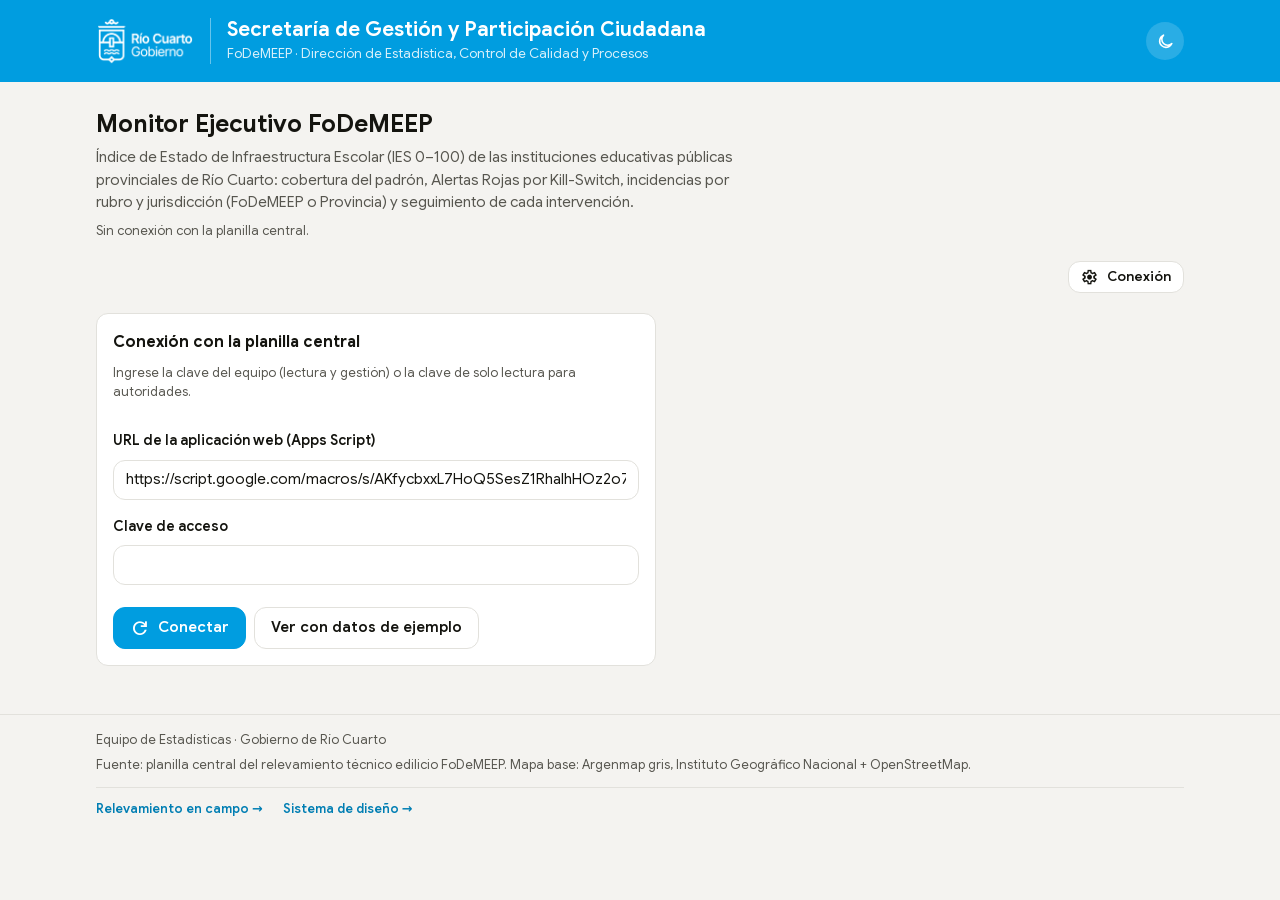
<file: index.html>
<!DOCTYPE html>
<html lang="es">
<head>
  <meta charset="UTF-8">
  <meta name="viewport" content="width=device-width, initial-scale=1.0">

  <!-- METADATA -->
  <title>Monitor Ejecutivo FoDeMEEP — Gobierno de Río Cuarto</title>
  <meta name="description" content="Monitor Ejecutivo del Índice de Estado de Infraestructura Escolar: cobertura del padrón, Alertas Rojas, incidencias por rubro y jurisdicción, mapa territorial y gestión de cada intervención.">
  <meta name="author" content="Equipo de Estadísticas — Gobierno de Río Cuarto">
  <meta name="dcterms.modified" content="2026-10">
  <link rel="icon" href="icons/icono.svg" type="image/svg+xml">

  <!-- Aplica el tema guardado ANTES de pintar la página, para que no se vea
       primero claro y después oscuro (o al revés) por un instante. No se toca. -->
  <script>
    (function () {
      try {
        var t = localStorage.getItem('tablero-tema');
        if (t === 'claro' || t === 'oscuro') { document.documentElement.setAttribute('data-tema', t); }
      } catch (e) {}
    })();
  </script>

  <!-- El design system compartido. No hace falta tocar estas líneas. -->
  <link rel="stylesheet" href="css/fuentes.css">
  <link rel="stylesheet" href="css/tokens.css">
  <link rel="stylesheet" href="css/base.css">
  <link rel="stylesheet" href="css/componentes.css">
  <link rel="stylesheet" href="css/iconos.css">

  <!-- Mapa (Leaflet 1.9.4, guardado en el repo) y estilos propios del SI
       FoDeMEEP (compartidos) y del Monitor. -->
  <link rel="stylesheet" href="monitor/vendor/leaflet/leaflet.css">
  <link rel="stylesheet" href="css/tablero.css">
  <link rel="stylesheet" href="monitor/monitor.css">
</head>
<body data-pagina="monitor">

  <!-- ================= HEADER (igual en todos los tableros) ================ -->
  <header class="encabezado">
    <div class="contenedor">
      <img class="logo" src="assets/img/logo-gobierno.webp" alt="Gobierno de Río Cuarto">
      <span class="separador" aria-hidden="true"></span>
      <div class="titulos">
        <h1>Secretaría de Gestión y Participación Ciudadana</h1>
        <p>FoDeMEEP · Dirección de Estadística, Control de Calidad y Procesos</p>
      </div>

      <!-- Interruptor de modo claro/oscuro. Igual en todos los tableros: no se toca. -->
      <button type="button" class="boton-tema" id="boton-tema" aria-label="Cambiar entre modo claro y oscuro">
        <svg class="icono-luna" viewBox="0 0 24 24" fill="none" stroke="currentColor" stroke-width="2"
             stroke-linecap="round" stroke-linejoin="round" aria-hidden="true">
          <path d="M20 14.5A8 8 0 1 1 9.5 4a6.5 6.5 0 0 0 10.5 10.5z"/>
        </svg>
        <svg class="icono-sol" viewBox="0 0 24 24" fill="none" stroke="currentColor" stroke-width="2"
             stroke-linecap="round" stroke-linejoin="round" aria-hidden="true">
          <circle cx="12" cy="12" r="4"/>
          <path d="M12 2v2M12 20v2M4.9 4.9l1.4 1.4M17.7 17.7l1.4 1.4M2 12h2M20 12h2M4.9 19.1l1.4-1.4M17.7 6.3l1.4-1.4"/>
        </svg>
      </button>
    </div>
  </header>

  <!-- ========================= CONTENIDO ================================== -->
  <main>
    <div class="contenedor">

      <section class="intro">
        <h2>Monitor Ejecutivo FoDeMEEP</h2>
        <p class="bajada">Índice de Estado de Infraestructura Escolar (IES 0–100) de las instituciones educativas públicas provinciales de Río Cuarto: cobertura del padrón, Alertas Rojas por Kill-Switch, incidencias por rubro y jurisdicción (FoDeMEEP o Provincia) y seguimiento de cada intervención.</p>
        <p class="actualizado" id="intro-actualizado">Datos del último relevamiento de cada institución, leídos de la planilla central.</p>
      </section>

      <!-- Pestañas, filtros, indicadores y vistas: los pinta monitor/monitor.js. -->
      <div id="app"><p class="texto-suave">Cargando…</p></div>

    </div>
  </main>

  <!-- ================= FOOTER (igual en todos los tableros) ================ -->
  <footer class="pie">
    <div class="contenedor">
      <div class="pie-textos">
        <p>Equipo de Estadísticas · Gobierno de Río Cuarto</p>
        <p>Fuente: planilla central del relevamiento técnico edilicio FoDeMEEP. Mapa base: Argenmap gris, Instituto Geográfico Nacional + OpenStreetMap.</p>
      </div>
      <nav class="enlaces-paginas" aria-label="Páginas del sistema">
        <a href="https://direccion-de-estadistica-rio-cuarto.github.io/si-fodemeep-pwa/">Relevamiento en campo</a>
        <a href="guia-diseno.html">Sistema de diseño</a>
      </nav>
    </div>
  </footer>

  <!-- Ficha lateral de la institución y avisos (fuera del flujo de la página). -->
  <aside class="ficha" id="ficha" aria-hidden="true" aria-label="Ficha de la institución"></aside>
  <div class="velo" id="velo"></div>
  <div id="toasts"></div>
  <noscript>El Monitor Ejecutivo requiere JavaScript habilitado.</noscript>

  <!-- El interruptor de tema, el mapa y la lógica del Monitor. -->
  <script src="js/tema.js"></script>
  <script src="monitor/vendor/leaflet/leaflet.js"></script>
  <script type="module" src="js/tablero.js"></script>
</body>
</html>
</file>
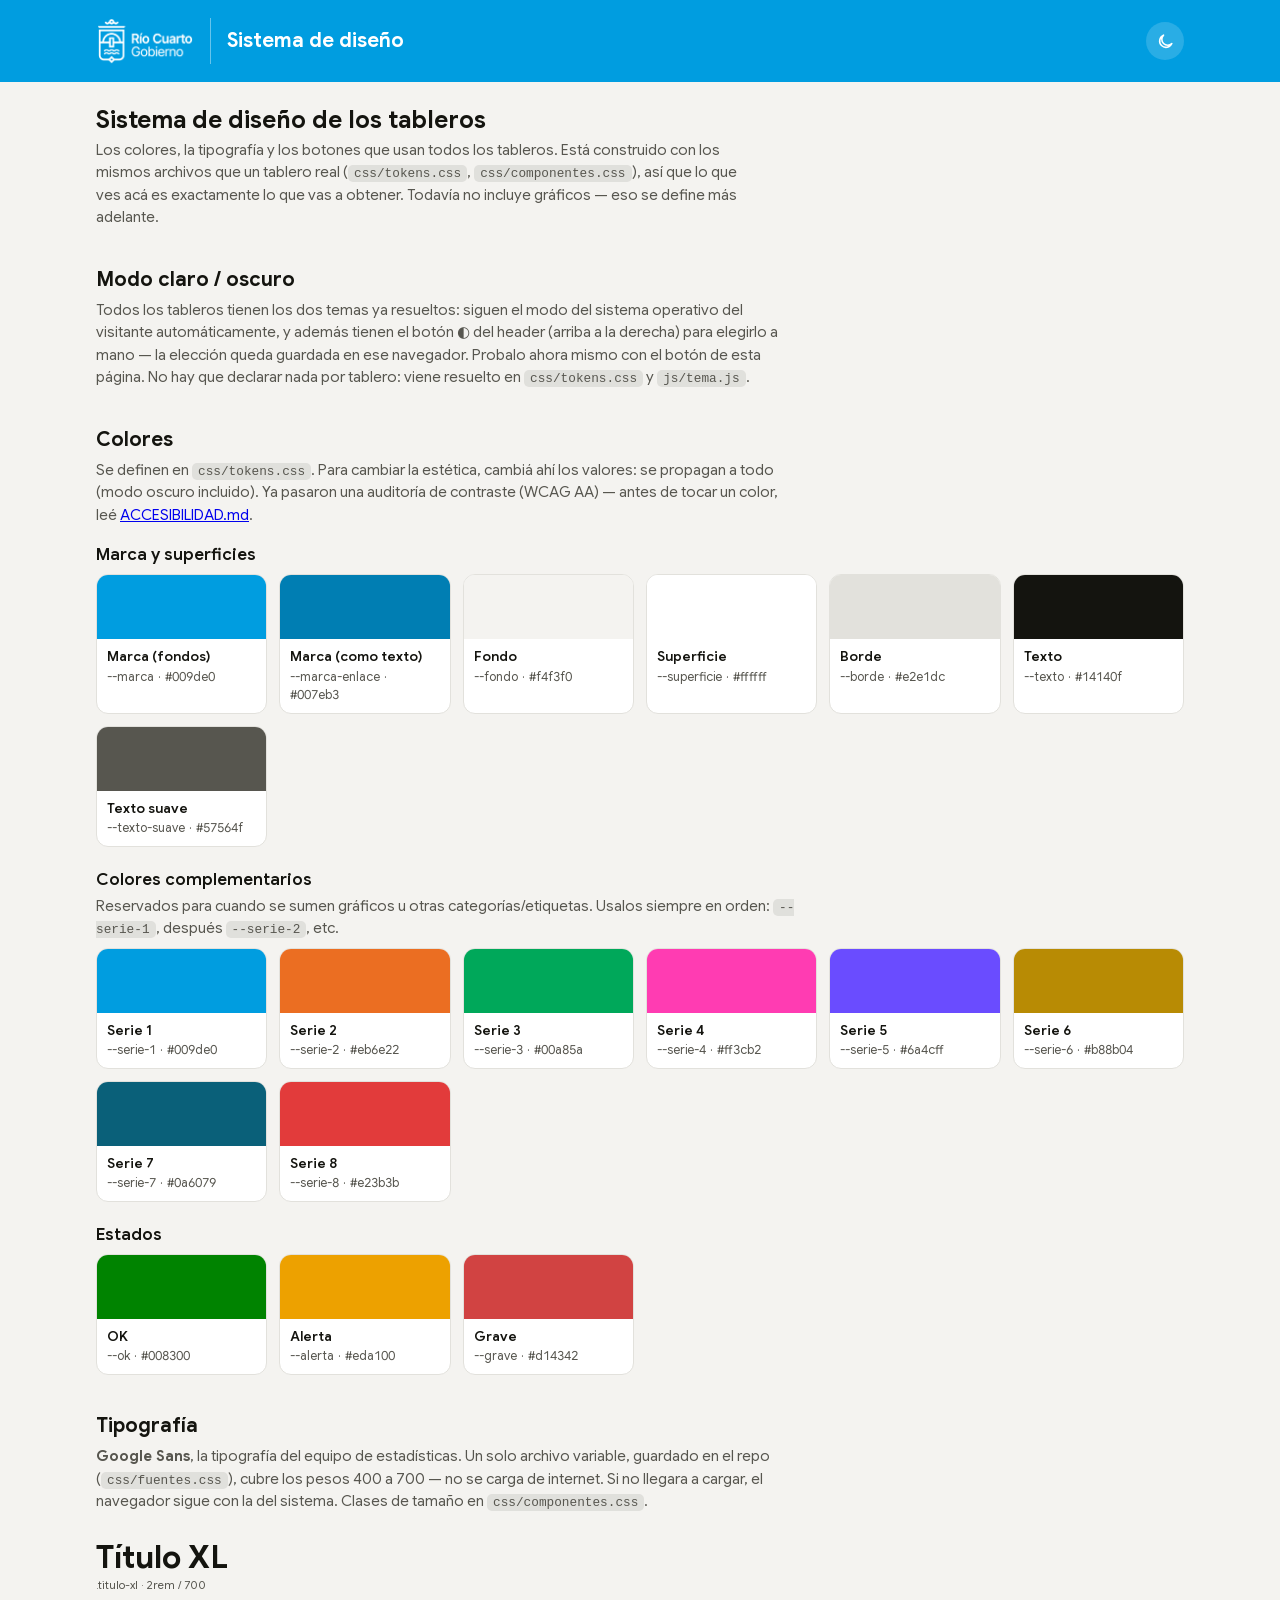
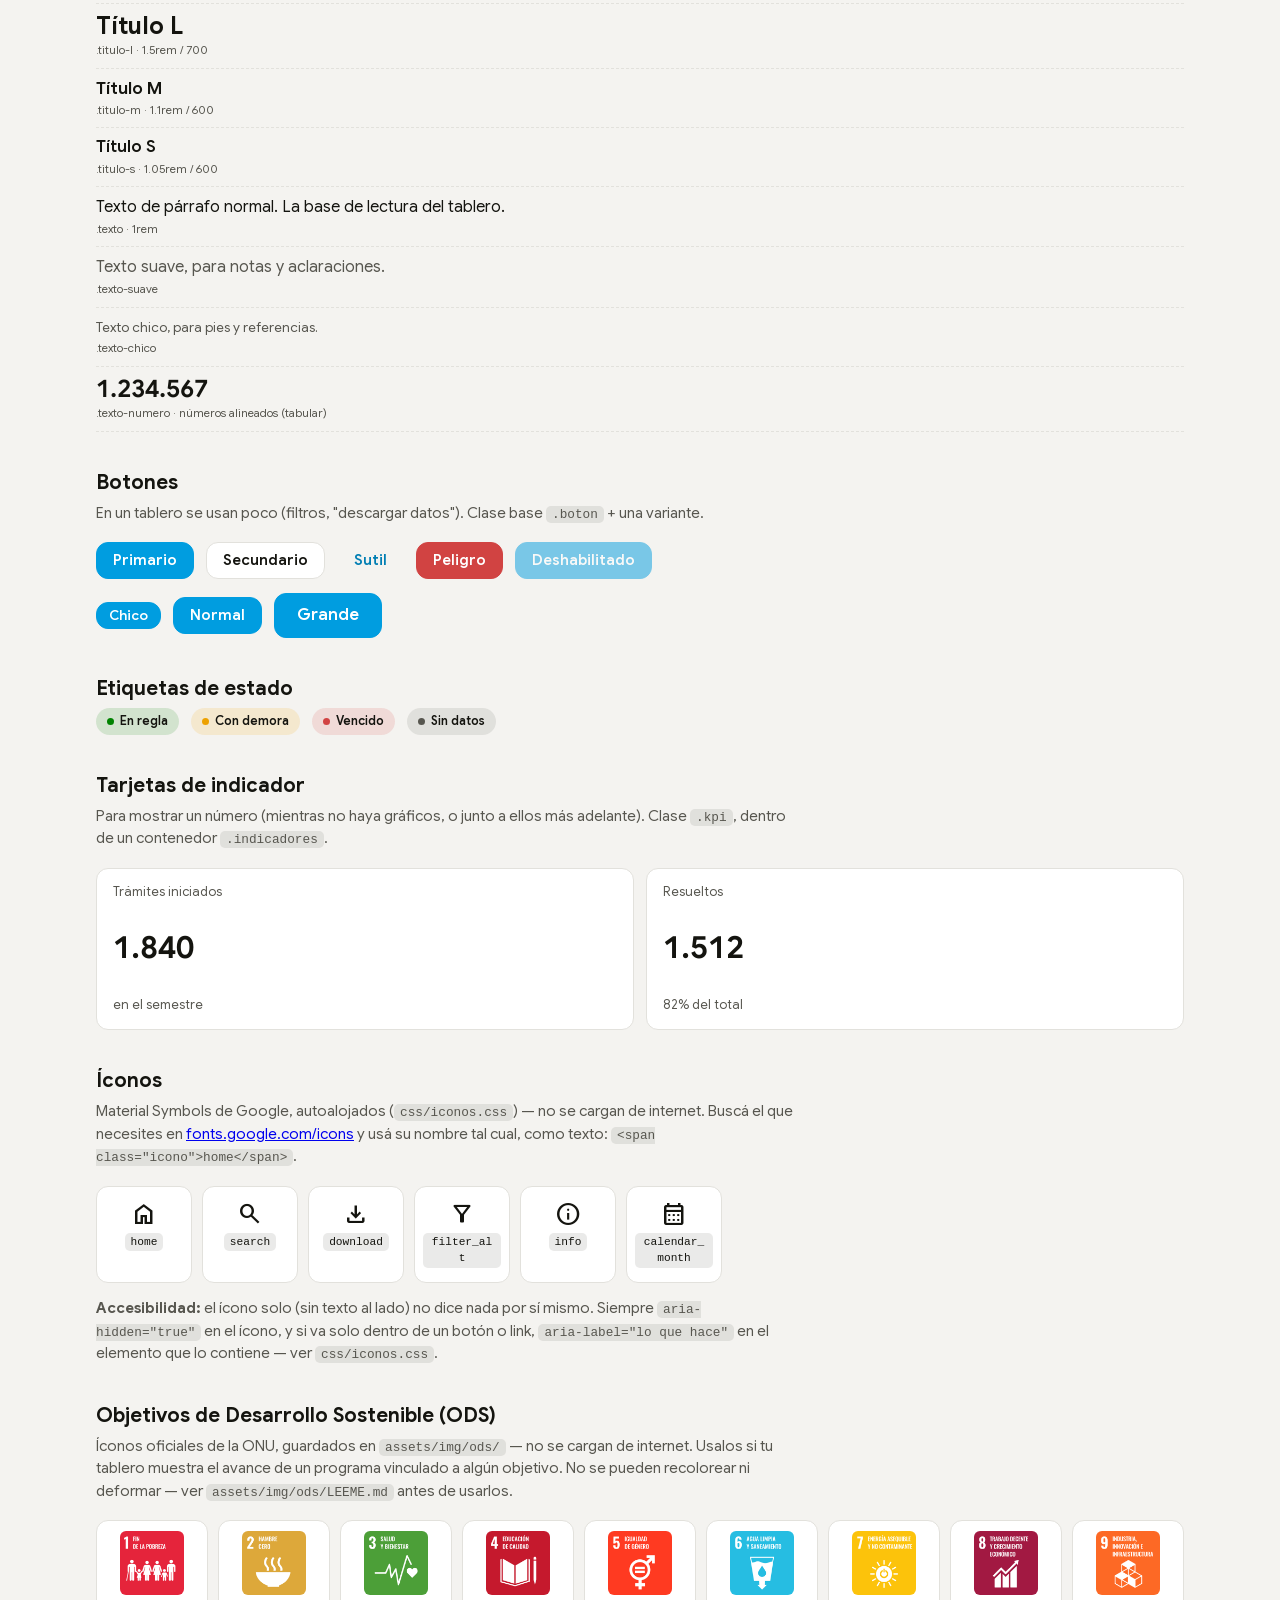
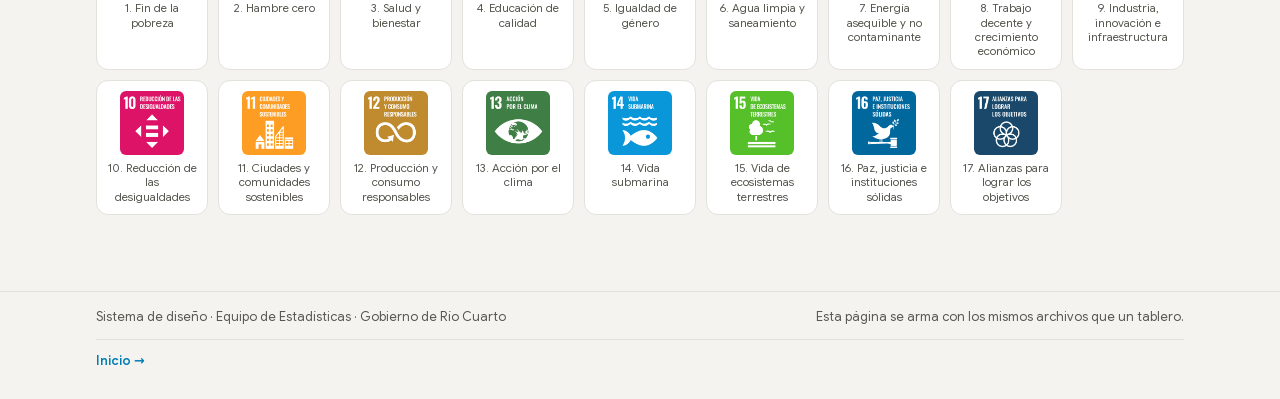
<file: guia-diseno.html>
<!DOCTYPE html>
<html lang="es">
<head>
  <meta charset="UTF-8">
  <meta name="viewport" content="width=device-width, initial-scale=1.0">
  <title>Sistema de diseño — Tableros Río Cuarto</title>

  <!-- Aplica el tema guardado antes de pintar, para que no titile. -->
  <script>
    (function () {
      try {
        var t = localStorage.getItem('tablero-tema');
        if (t === 'claro' || t === 'oscuro') { document.documentElement.setAttribute('data-tema', t); }
      } catch (e) {}
    })();
  </script>

  <link rel="stylesheet" href="css/fuentes.css">
  <link rel="stylesheet" href="css/tokens.css">
  <link rel="stylesheet" href="css/base.css">
  <link rel="stylesheet" href="css/componentes.css">
  <link rel="stylesheet" href="css/iconos.css">

  <style>
    /* Estilos propios SOLO de esta página de referencia. */
    .seccion { margin: 36px 0; }
    .seccion > h2 { font-size: 1.25rem; margin: 0 0 4px; }
    .seccion > .ayuda { margin: 0 0 18px; color: var(--texto-suave); max-width: 70ch; }

    .swatches { display: grid; grid-template-columns: repeat(auto-fill, minmax(150px, 1fr)); gap: 12px; }
    .swatch {
      border: 1px solid var(--borde); border-radius: var(--radio);
      overflow: hidden; background: var(--superficie);
    }
    .swatch .muestra { height: 64px; }
    .swatch .info { padding: 8px 10px; }
    .swatch .nombre { font-size: 0.85rem; font-weight: 600; }
    .swatch .valor { font-size: 0.78rem; color: var(--texto-suave); font-variant-numeric: tabular-nums; }

    .fila { display: flex; flex-wrap: wrap; gap: 12px; align-items: center; }
    .muestra-tipo { border-bottom: 1px dashed var(--borde); padding: 8px 0; }
    .muestra-tipo small { color: var(--texto-suave); font-size: 0.72rem; display: block; margin-top: 2px; }
    code { background: color-mix(in srgb, var(--texto-suave) 12%, transparent); padding: 1px 6px; border-radius: 5px; font-size: 0.85em; }

    .iconos-muestra { display: flex; flex-wrap: wrap; gap: 10px; }
    .icono-item {
      display: flex; flex-direction: column; align-items: center; gap: 6px;
      width: 96px; padding: 14px 8px;
      border: 1px solid var(--borde); border-radius: var(--radio);
      background: var(--superficie);
    }
    .icono-item .icono { font-size: 26px; }
    .icono-item code { font-size: 0.7rem; text-align: center; word-break: break-word; }

    .ods-grid { display: grid; grid-template-columns: repeat(auto-fill, minmax(110px, 1fr)); gap: 10px; }
    .ods-item {
      display: flex; flex-direction: column; align-items: center; gap: 6px;
      padding: 10px; border: 1px solid var(--borde); border-radius: var(--radio);
      background: var(--superficie);
    }
    .ods-item img { width: 64px; height: 64px; border-radius: 6px; }
    .ods-item span { font-size: 0.72rem; text-align: center; color: var(--texto-suave); line-height: 1.25; }
  </style>
</head>
<body>

  <header class="encabezado">
    <div class="contenedor">
      <img class="logo" src="assets/img/logo-gobierno.webp" alt="Gobierno de Río Cuarto">
      <span class="separador" aria-hidden="true"></span>
      <div class="titulos"><h1>Sistema de diseño</h1></div>

      <button type="button" class="boton-tema" id="boton-tema" aria-label="Cambiar entre modo claro y oscuro">
        <svg class="icono-luna" viewBox="0 0 24 24" fill="none" stroke="currentColor" stroke-width="2"
             stroke-linecap="round" stroke-linejoin="round" aria-hidden="true">
          <path d="M20 14.5A8 8 0 1 1 9.5 4a6.5 6.5 0 0 0 10.5 10.5z"/>
        </svg>
        <svg class="icono-sol" viewBox="0 0 24 24" fill="none" stroke="currentColor" stroke-width="2"
             stroke-linecap="round" stroke-linejoin="round" aria-hidden="true">
          <circle cx="12" cy="12" r="4"/>
          <path d="M12 2v2M12 20v2M4.9 4.9l1.4 1.4M17.7 17.7l1.4 1.4M2 12h2M20 12h2M4.9 19.1l1.4-1.4M17.7 6.3l1.4-1.4"/>
        </svg>
      </button>
    </div>
  </header>

  <main>
    <div class="contenedor">

      <section class="intro">
        <h2 class="titulo-l">Sistema de diseño de los tableros</h2>
        <p class="bajada">Los colores, la tipografía y los botones que usan todos los tableros. Está
          construido con los mismos archivos que un tablero real
          (<code>css/tokens.css</code>, <code>css/componentes.css</code>), así que lo que ves acá es
          exactamente lo que vas a obtener. Todavía no incluye gráficos — eso se define más adelante.</p>
      </section>

      <!-- ================= MODO OSCURO ================= -->
      <section class="seccion">
        <h2>Modo claro / oscuro</h2>
        <p class="ayuda">Todos los tableros tienen los dos temas ya resueltos: siguen el modo del
          sistema operativo del visitante automáticamente, y además tienen el botón
          <strong>◐</strong> del header (arriba a la derecha) para elegirlo a mano — la elección
          queda guardada en ese navegador. Probalo ahora mismo con el botón de esta página.
          No hay que declarar nada por tablero: viene resuelto en <code>css/tokens.css</code> y
          <code>js/tema.js</code>.</p>
      </section>

      <!-- ================= COLORES ================= -->
      <section class="seccion">
        <h2>Colores</h2>
        <p class="ayuda">Se definen en <code>css/tokens.css</code>. Para cambiar la estética, cambiá
          ahí los valores: se propagan a todo (modo oscuro incluido). Ya pasaron una auditoría de
          contraste (WCAG AA) — antes de tocar un color, leé
          <a href="ACCESIBILIDAD.md">ACCESIBILIDAD.md</a>.</p>

        <h3 class="titulo-s">Marca y superficies</h3>
        <div class="swatches" id="sw-base" style="margin:8px 0 22px"></div>

        <h3 class="titulo-s">Colores complementarios</h3>
        <p class="ayuda" style="margin:4px 0 8px">Reservados para cuando se sumen gráficos u otras
          categorías/etiquetas. Usalos siempre en orden: <code>--serie-1</code>, después
          <code>--serie-2</code>, etc.</p>
        <div class="swatches" id="sw-series" style="margin-bottom:22px"></div>

        <h3 class="titulo-s">Estados</h3>
        <div class="swatches" id="sw-estados" style="margin-top:8px"></div>
      </section>

      <!-- ================= TIPOGRAFÍA ================= -->
      <section class="seccion">
        <h2>Tipografía</h2>
        <p class="ayuda"><strong>Google Sans</strong>, la tipografía del equipo de estadísticas.
          Un solo archivo variable, guardado en el repo (<code>css/fuentes.css</code>), cubre los
          pesos 400 a 700 — no se carga de internet. Si no llegara a cargar, el navegador sigue con
          la del sistema. Clases de tamaño en <code>css/componentes.css</code>.</p>
        <div class="muestra-tipo"><span class="titulo-xl">Título XL</span><small>.titulo-xl · 2rem / 700</small></div>
        <div class="muestra-tipo"><span class="titulo-l">Título L</span><small>.titulo-l · 1.5rem / 700</small></div>
        <div class="muestra-tipo"><span class="titulo-m">Título M</span><small>.titulo-m · 1.1rem / 600</small></div>
        <div class="muestra-tipo"><span class="titulo-s">Título S</span><small>.titulo-s · 1.05rem / 600</small></div>
        <div class="muestra-tipo"><span class="texto">Texto de párrafo normal. La base de lectura del tablero.</span><small>.texto · 1rem</small></div>
        <div class="muestra-tipo"><span class="texto texto-suave">Texto suave, para notas y aclaraciones.</span><small>.texto-suave</small></div>
        <div class="muestra-tipo"><span class="texto-chico texto-suave">Texto chico, para pies y referencias.</span><small>.texto-chico</small></div>
        <div class="muestra-tipo"><span class="titulo-l texto-numero">1.234.567</span><small>.texto-numero · números alineados (tabular)</small></div>
      </section>

      <!-- ================= BOTONES ================= -->
      <section class="seccion">
        <h2>Botones</h2>
        <p class="ayuda">En un tablero se usan poco (filtros, "descargar datos"). Clase base <code>.boton</code> + una variante.</p>
        <div class="fila" style="margin-bottom:14px">
          <button class="boton boton--primario">Primario</button>
          <button class="boton boton--secundario">Secundario</button>
          <button class="boton boton--sutil">Sutil</button>
          <button class="boton boton--peligro">Peligro</button>
          <button class="boton boton--primario" disabled>Deshabilitado</button>
        </div>
        <div class="fila">
          <button class="boton boton--primario boton--chico">Chico</button>
          <button class="boton boton--primario">Normal</button>
          <button class="boton boton--primario boton--grande">Grande</button>
        </div>
      </section>

      <!-- ================= ESTADOS ================= -->
      <section class="seccion">
        <h2>Etiquetas de estado</h2>
        <div class="fila">
          <span class="estado estado--ok">En regla</span>
          <span class="estado estado--alerta">Con demora</span>
          <span class="estado estado--grave">Vencido</span>
          <span class="estado estado--neutro">Sin datos</span>
        </div>
      </section>

      <!-- ================= TARJETAS DE INDICADOR ================= -->
      <section class="seccion">
        <h2>Tarjetas de indicador</h2>
        <p class="ayuda">Para mostrar un número (mientras no haya gráficos, o junto a ellos más
          adelante). Clase <code>.kpi</code>, dentro de un contenedor <code>.indicadores</code>.</p>
        <div class="indicadores" style="margin:0">
          <div class="kpi">
            <p class="etiqueta">Trámites iniciados</p>
            <p class="valor">1.840</p>
            <p class="detalle">en el semestre</p>
          </div>
          <div class="kpi">
            <p class="etiqueta">Resueltos</p>
            <p class="valor">1.512</p>
            <p class="detalle">82% del total</p>
          </div>
        </div>
      </section>

      <!-- ================= ÍCONOS ================= -->
      <section class="seccion">
        <h2>Íconos</h2>
        <p class="ayuda">Material Symbols de Google, autoalojados (<code>css/iconos.css</code>) — no
          se cargan de internet. Buscá el que necesites en
          <a href="https://fonts.google.com/icons" target="_blank" rel="noopener">fonts.google.com/icons</a>
          y usá su nombre tal cual, como texto: <code>&lt;span class="icono"&gt;home&lt;/span&gt;</code>.</p>
        <div class="iconos-muestra">
          <div class="icono-item"><span class="icono" aria-hidden="true">home</span><code>home</code></div>
          <div class="icono-item"><span class="icono" aria-hidden="true">search</span><code>search</code></div>
          <div class="icono-item"><span class="icono" aria-hidden="true">download</span><code>download</code></div>
          <div class="icono-item"><span class="icono" aria-hidden="true">filter_alt</span><code>filter_alt</code></div>
          <div class="icono-item"><span class="icono" aria-hidden="true">info</span><code>info</code></div>
          <div class="icono-item"><span class="icono" aria-hidden="true">calendar_month</span><code>calendar_month</code></div>
        </div>
        <p class="ayuda" style="margin-top:14px">
          <strong>Accesibilidad:</strong> el ícono solo (sin texto al lado) no dice nada por sí mismo.
          Siempre <code>aria-hidden="true"</code> en el ícono, y si va solo dentro de un botón o link,
          <code>aria-label="lo que hace"</code> en el elemento que lo contiene — ver <code>css/iconos.css</code>.
        </p>
      </section>

      <!-- ================= ODS ================= -->
      <section class="seccion">
        <h2>Objetivos de Desarrollo Sostenible (ODS)</h2>
        <p class="ayuda">Íconos oficiales de la ONU, guardados en <code>assets/img/ods/</code> — no se
          cargan de internet. Usalos si tu tablero muestra el avance de un programa vinculado a algún
          objetivo. No se pueden recolorear ni deformar — ver
          <code>assets/img/ods/LEEME.md</code> antes de usarlos.</p>
        <div class="ods-grid">
          <div class="ods-item"><img src="assets/img/ods/ods-01.png" alt="ODS 1: Fin de la pobreza" loading="lazy"><span>1. Fin de la pobreza</span></div>
          <div class="ods-item"><img src="assets/img/ods/ods-02.png" alt="ODS 2: Hambre cero" loading="lazy"><span>2. Hambre cero</span></div>
          <div class="ods-item"><img src="assets/img/ods/ods-03.png" alt="ODS 3: Salud y bienestar" loading="lazy"><span>3. Salud y bienestar</span></div>
          <div class="ods-item"><img src="assets/img/ods/ods-04.png" alt="ODS 4: Educación de calidad" loading="lazy"><span>4. Educación de calidad</span></div>
          <div class="ods-item"><img src="assets/img/ods/ods-05.png" alt="ODS 5: Igualdad de género" loading="lazy"><span>5. Igualdad de género</span></div>
          <div class="ods-item"><img src="assets/img/ods/ods-06.png" alt="ODS 6: Agua limpia y saneamiento" loading="lazy"><span>6. Agua limpia y saneamiento</span></div>
          <div class="ods-item"><img src="assets/img/ods/ods-07.png" alt="ODS 7: Energía asequible y no contaminante" loading="lazy"><span>7. Energía asequible y no contaminante</span></div>
          <div class="ods-item"><img src="assets/img/ods/ods-08.png" alt="ODS 8: Trabajo decente y crecimiento económico" loading="lazy"><span>8. Trabajo decente y crecimiento económico</span></div>
          <div class="ods-item"><img src="assets/img/ods/ods-09.png" alt="ODS 9: Industria, innovación e infraestructura" loading="lazy"><span>9. Industria, innovación e infraestructura</span></div>
          <div class="ods-item"><img src="assets/img/ods/ods-10.png" alt="ODS 10: Reducción de las desigualdades" loading="lazy"><span>10. Reducción de las desigualdades</span></div>
          <div class="ods-item"><img src="assets/img/ods/ods-11.png" alt="ODS 11: Ciudades y comunidades sostenibles" loading="lazy"><span>11. Ciudades y comunidades sostenibles</span></div>
          <div class="ods-item"><img src="assets/img/ods/ods-12.png" alt="ODS 12: Producción y consumo responsables" loading="lazy"><span>12. Producción y consumo responsables</span></div>
          <div class="ods-item"><img src="assets/img/ods/ods-13.png" alt="ODS 13: Acción por el clima" loading="lazy"><span>13. Acción por el clima</span></div>
          <div class="ods-item"><img src="assets/img/ods/ods-14.png" alt="ODS 14: Vida submarina" loading="lazy"><span>14. Vida submarina</span></div>
          <div class="ods-item"><img src="assets/img/ods/ods-15.png" alt="ODS 15: Vida de ecosistemas terrestres" loading="lazy"><span>15. Vida de ecosistemas terrestres</span></div>
          <div class="ods-item"><img src="assets/img/ods/ods-16.png" alt="ODS 16: Paz, justicia e instituciones sólidas" loading="lazy"><span>16. Paz, justicia e instituciones sólidas</span></div>
          <div class="ods-item"><img src="assets/img/ods/ods-17.png" alt="ODS 17: Alianzas para lograr los objetivos" loading="lazy"><span>17. Alianzas para lograr los objetivos</span></div>
        </div>
      </section>

    </div>
  </main>

  <footer class="pie">
    <div class="contenedor">
      <div class="pie-textos">
        <p>Sistema de diseño · Equipo de Estadísticas · Gobierno de Río Cuarto</p>
        <p>Esta página se arma con los mismos archivos que un tablero.</p>
      </div>
      <nav class="enlaces-paginas" aria-label="Páginas de la plantilla">
        <a href="index.html">Inicio</a>
      </nav>
    </div>
  </footer>

  <script src="js/tema.js"></script>
  <script>
    // --- Swatches de color, leídos en vivo desde tokens.css ---
    // Se repintan al cargar y cada vez que cambia el tema (manual o del
    // sistema), para que el hex mostrado sea siempre el real.
    function valorToken(nombre) {
      return getComputedStyle(document.documentElement).getPropertyValue(nombre).trim();
    }
    function pintarSwatches(idContenedor, tokens) {
      const cont = document.getElementById(idContenedor);
      cont.innerHTML = tokens.map(t => `
        <div class="swatch">
          <div class="muestra" style="background: var(${t.v})"></div>
          <div class="info">
            <div class="nombre">${t.n}</div>
            <div class="valor">${t.v} · ${valorToken(t.v) || '—'}</div>
          </div>
        </div>`).join('');
    }

    function pintarTodosLosSwatches() {
      pintarSwatches('sw-base', [
        { n: 'Marca (fondos)',      v: '--marca' },
        { n: 'Marca (como texto)',  v: '--marca-enlace' },
        { n: 'Fondo',      v: '--fondo' },
        { n: 'Superficie', v: '--superficie' },
        { n: 'Borde',      v: '--borde' },
        { n: 'Texto',      v: '--texto' },
        { n: 'Texto suave',v: '--texto-suave' }
      ]);
      pintarSwatches('sw-series',
        Array.from({ length: 8 }, (_, i) => ({ n: 'Serie ' + (i + 1), v: '--serie-' + (i + 1) })));
      pintarSwatches('sw-estados', [
        { n: 'OK',     v: '--ok' },
        { n: 'Alerta', v: '--alerta' },
        { n: 'Grave',  v: '--grave' }
      ]);
    }

    pintarTodosLosSwatches();
    document.addEventListener('tema:cambio', pintarTodosLosSwatches);
    if (window.matchMedia) {
      window.matchMedia('(prefers-color-scheme: dark)').addEventListener('change', pintarTodosLosSwatches);
    }
  </script>
</body>
</html>
</file>
<file: css/fuentes.css>
/* ==========================================================================
   fuentes.css — Google Sans, la tipografía del equipo de estadísticas.

   Un solo archivo variable (cubre los pesos 400 a 700), guardado en
   assets/fonts/ — no se carga de internet. Si por algún motivo no cargara,
   el navegador cae a la tipografía del sistema (ver --fuente en tokens.css).
   No se toca.
   ========================================================================== */

@font-face {
  font-family: 'Google Sans';
  font-style: normal;
  font-weight: 400 700;
  font-display: swap;
  src: url('../assets/fonts/google-sans-latin-variable.woff2') format('woff2');
}
</file>
<file: css/tokens.css>
/* ==========================================================================
   tokens.css — La paleta y la tipografía del tablero, en un solo lugar.

   TODO el color y la tipografía se declaran acá como variables. Para cambiar
   el aspecto del tablero, tocá SOLO los valores de este archivo. No busques
   colores sueltos por el resto del proyecto: no hay ninguno.
   ========================================================================== */

:root {
  color-scheme: light;

  /* --- Superficies y texto ------------------------------------------------
    fondo = la página · superficie = tarjetas y paneles · borde = líneas
    divisorias · texto = principal · texto-suave = subtítulos, notas, ejes */
  --fondo: #f4f3f0;
  --superficie: #ffffff;
  --borde: #e2e1dc;
  --texto: #14140f;
  --texto-suave: #57564f;

  /* --- Colores de marca (header / footer) ---------------------------------
    Paleta oficial del Gobierno de Río Cuarto (riocuarto.gob.ar). --marca es
    el celeste oficial tal cual, para FONDOS (header, botón primario).
    --marca-enlace es una versión más oscura, solo para cuando el celeste se
    usa COMO TEXTO (links, .boton--sutil) — el oficial no tiene contraste
    suficiente para eso. Ver ACCESIBILIDAD.md. */
  --marca: #009de0;                /* celeste institucional, para fondos */
  --marca-texto: #ffffff;          /* texto/ícono sobre --marca */
  --marca-enlace: #007eb3;         /* celeste, para cuando ES el texto (links) */

  /* --- Colores de serie para los gráficos ---------------------------------
    Basados en la paleta oficial (celeste, naranja, verde, rosa). Usalos
    SIEMPRE en orden (serie-1, luego serie-2, etc.). Los primeros cuatro son
    los colores de marca; el resto se sumaron para que sigan distinguiéndose
    entre sí. No agregues colores nuevos: si necesitás más de 8 series, el
    gráfico es demasiado denso y conviene repensarlo. */
  --serie-1: #009de0;   /* celeste (marca) */
  --serie-2: #eb6e22;   /* naranja — oscurecido: el oficial no pasa 3:1 sobre blanco */
  --serie-3: #00a85a;   /* verde (marca) */
  --serie-4: #ff3cb2;   /* rosa (marca) */
  --serie-5: #6a4cff;   /* violeta */
  --serie-6: #b88b04;   /* amarillo — oscurecido: el oficial no pasa 3:1 sobre blanco */
  --serie-7: #0a6079;   /* petróleo */
  --serie-8: #e23b3b;   /* rojo */

  /* --- Estados (reservados: NO los uses como color de serie) ---------------
    Los colores reales (verde/amarillo/rojo), sin oscurecer: importa que se
    reconozcan de un vistazo (un warning tiene que verse amarillo, no
    marrón). En .estado--* van al fondo y al punto, nunca al texto — el
    texto es el neutro del tema. Ver ACCESIBILIDAD.md. */
  --ok: #008300;
  --alerta: #eda100;
  --grave: #d14342;                /* mismo valor que usa .boton--peligro */

  /* --- Tipografía, espaciado y formas -------------------------------------
    Google Sans (declarada en css/fuentes.css). Si por algún motivo no llega
    a cargar, el navegador sigue con la tipografía del sistema — el tablero
    no se rompe. */
  --fuente: 'Google Sans', system-ui, -apple-system, "Segoe UI", Roboto, "Helvetica Neue", Arial, sans-serif;
  --radio: 12px;
  --espacio: 16px;
  --ancho-max: 1120px;
}

/* ==========================================================================
   Modo oscuro — los mismos roles, con valores pensados para fondo oscuro.

   Se activa de DOS formas, que conviven:
   1. Automática: si el sistema del visitante está en oscuro y no eligió nada
    a mano (bloque @media de abajo, con :not([data-tema="claro"])).
   2. Manual: el botón del header (js/tema.js) fuerza data-tema="oscuro" o
    "claro" en el <html> y lo guarda, sin importar el sistema operativo.

   Los dos bloques repiten los mismos valores a propósito (no hay forma de
   compartirlos en CSS puro): si cambiás un color acá abajo, cambialo en los
   dos.
   ========================================================================== */

@media (prefers-color-scheme: dark) {
  :root:not([data-tema="claro"]) {
    color-scheme: dark;
    --fondo: #121211;
    --superficie: #1b1b19;
    --borde: #37372f;
    --texto: #f6f6f2;
    --texto-suave: #b9b8ad;

    --marca: #0a86bd;         /* celeste institucional, más profundo para fondo oscuro */
    --marca-texto: #ffffff;
    --marca-enlace: #148bc0;

    --serie-1: #35b4ea;
    --serie-2: #ff8f4d;
    --serie-3: #1fc47c;
    --serie-4: #ff63c4;
    --serie-5: #9585ff;
    --serie-6: #ffca3a;
    --serie-7: #4fa6bf;
    --serie-8: #ef6a6a;

    /* --ok / --alerta / --grave: mismo valor que en modo claro. El tinte
      del fondo se calcula con color-mix sobre la superficie del tema, así
      que se adaptan solos — no hace falta redeclararlos acá. */
  }
}

:root[data-tema="oscuro"] {
  color-scheme: dark;
  --fondo: #121211;
  --superficie: #1b1b19;
  --borde: #37372f;
  --texto: #f6f6f2;
  --texto-suave: #b9b8ad;

  --marca: #0a86bd;
  --marca-texto: #ffffff;
  --marca-enlace: #148bc0;

  --serie-1: #35b4ea;
  --serie-2: #ff8f4d;
  --serie-3: #1fc47c;
  --serie-4: #ff63c4;
  --serie-5: #9585ff;
  --serie-6: #ffca3a;
  --serie-7: #4fa6bf;
  --serie-8: #ef6a6a;

  /* --ok / --alerta / --grave: mismo valor que en modo claro. El tinte del
    fondo se calcula con color-mix sobre la superficie del tema, así que se
    adaptan solos. */
}
/* ==========================================================================
   Tokens del dominio — SI FoDeMEEP Río Cuarto (PWA de relevamiento y Monitor
   Ejecutivo). Agregados a la plantilla: no reemplazan ningún token del
   sistema, se apoyan en ellos. Contraste verificado (WCAG AA, 3:1 como
   objeto gráfico) contra --superficie en los dos temas.

   Clasificación del IES (Óptimo · Bueno · Regular · Malo · Crítico) y
   estados del padrón. Como en .estado--*, estos colores van en FONDOS,
   PUNTOS y BARRAS, nunca en el texto: el texto siempre es --texto, y la
   clasificación siempre se escribe (no depende solo del color).
   ========================================================================== */

:root {
  --ies-optimo: var(--ok);         /* #008300 */
  --ies-bueno: #4d8f17;            /* verde claro — 3,99:1 sobre blanco */
  --ies-regular: var(--alerta);    /* #eda100 */
  --ies-malo: #e0640f;             /* naranja — 3,50:1 sobre blanco */
  --ies-critico: var(--grave);     /* #d14342 */
  --ies-roja: #8e1b1a;             /* Alerta Roja (Kill-Switch) — texto blanco 9,0:1 */
  --ies-roja-texto: #ffffff;
  --ies-curso: #7a7970;            /* relevamiento en curso */
  --ies-pendiente: var(--borde);   /* todavía no relevada */

  /* Jurisdicción de intervención: colores de serie, en orden */
  --jur-fodemeep: var(--serie-1);  /* mantenimiento municipal */
  --jur-provincia: var(--serie-2); /* obra mayor provincial */

  /* Sombra para lo que flota (ficha lateral, avisos) */
  --sombra-flotante: 0 8px 32px rgba(0, 0, 0, 0.18);
}

@media (prefers-color-scheme: dark) {
  :root:not([data-tema="claro"]) {
    --ies-optimo: #1fc47c;
    --ies-bueno: #9ccc5a;
    --ies-regular: #ffca3a;
    --ies-malo: #ff8f4d;
    --ies-critico: #ef6a6a;
    --ies-roja: #c0392b;           /* texto blanco 5,4:1 · 3,2:1 sobre la superficie */
    --ies-curso: #a09f94;
    --sombra-flotante: 0 8px 32px rgba(0, 0, 0, 0.55);
  }
}

:root[data-tema="oscuro"] {
  --ies-optimo: #1fc47c;
  --ies-bueno: #9ccc5a;
  --ies-regular: #ffca3a;
  --ies-malo: #ff8f4d;
  --ies-critico: #ef6a6a;
  --ies-roja: #c0392b;
  --ies-curso: #a09f94;
  --sombra-flotante: 0 8px 32px rgba(0, 0, 0, 0.55);
}
</file>
<file: css/base.css>
/* ==========================================================================
   base.css — Estructura visual del tablero: header, footer, grilla, tarjetas
   y paneles. No define colores propios: usa las variables de tokens.css.
   Normalmente no necesitás tocar este archivo.
   ========================================================================== */

* {
  box-sizing: border-box;
}

/* La página nunca scrollea de costado. */
html,
body {
  overflow-x: hidden;
}

body {
  margin: 0;
  background: var(--fondo);
  color: var(--texto);
  font-family: var(--fuente);
  font-size: 15px;
  line-height: 1.5;
  -webkit-font-smoothing: antialiased;
}

.contenedor {
  max-width: var(--ancho-max);
  margin: 0 auto;
  padding: 0 var(--espacio);
}

/* --- Header --------------------------------------------------------------- */

.encabezado {
  background: var(--marca);
  color: var(--marca-texto);
  padding: 18px 0;
}

.encabezado .contenedor {
  display: flex;
  align-items: center;
  gap: 16px;
}

.encabezado .logo {
  height: 46px;
  width: auto;
  flex: 0 0 auto;
}

/* Separador vertical entre el logo y el nombre del equipo. */
.encabezado .separador {
  width: 1px;
  align-self: stretch;
  background: var(--marca-texto);
  opacity: 0.4;
}

/* 1.25rem (20px) + 700: cuenta como "texto grande" para WCAG (necesita 3:1,
   no 4.5:1) — el blanco sobre --marca no llega a 4.5:1 a este tamaño de
   fondo, así que el texto tiene que calificar como grande. No lo achiques
   ni le bajes el peso sin volver a revisar el contraste. */
.encabezado .titulos h1 {
  margin: 0;
  font-size: 1.25rem;
  font-weight: 700;
  line-height: 1.2;
}

.encabezado .titulos p {
  margin: 2px 0 0;
  font-size: 0.85rem;
  opacity: 0.85;
}

/* Interruptor de modo claro/oscuro (lo maneja js/tema.js). Va pegado al
   borde derecho del header. */
.boton-tema {
  display: inline-flex;
  align-items: center;
  justify-content: center;
  width: 38px;
  height: 38px;
  margin-left: auto;
  flex: 0 0 auto;
  padding: 0;
  border: none;
  border-radius: 999px;
  background: rgba(255, 255, 255, 0.16);
  color: var(--marca-texto);
  cursor: pointer;
  -webkit-tap-highlight-color: transparent;
}

.boton-tema:hover {
  background: rgba(255, 255, 255, 0.28);
}

.boton-tema:focus-visible {
  outline: 2px solid var(--marca-texto);
  outline-offset: 2px;
}

.boton-tema svg {
  width: 19px;
  height: 19px;
}

/* Qué ícono se ve: lo decide js/tema.js con la clase .es-oscuro (contempla
   tanto la elección manual como el modo del sistema operativo). Por defecto
   se ve la luna, que invita a pasar a oscuro. */
.boton-tema .icono-sol {
  display: none;
}

.boton-tema .icono-luna {
  display: block;
}

.boton-tema.es-oscuro .icono-sol {
  display: block;
}

.boton-tema.es-oscuro .icono-luna {
  display: none;
}

/* --- Cuerpo --------------------------------------------------------------- */

main {
  padding: 24px 0 8px;
}

.intro {
  margin-bottom: 20px;
}

.intro h2 {
  margin: 0 0 4px;
  font-size: 1.5rem;
}

.intro .bajada {
  margin: 0;
  color: var(--texto-suave);
  max-width: 65ch;
}

.intro .actualizado {
  margin-top: 8px;
  font-size: 0.8rem;
  color: var(--texto-suave);
}

/* --- Tarjetas de indicador (KPI) ----------------------------------------- */

.indicadores {
  display: grid;
  grid-template-columns: repeat(auto-fit, minmax(190px, 1fr));
  gap: 12px;
  margin-bottom: 20px;
}

.kpi {
  background: var(--superficie);
  border: 1px solid var(--borde);
  border-radius: var(--radio);
  padding: 14px 16px;
}

.kpi .etiqueta {
  font-size: 0.8rem;
  color: var(--texto-suave);
  margin: 0 0 6px;
}

.kpi .valor {
  font-size: 1.9rem;
  font-weight: 800;
  line-height: 1.1;
  font-variant-numeric: tabular-nums;
}

.kpi .detalle {
  font-size: 0.8rem;
  color: var(--texto-suave);
  margin: 4px 0 0;
}

/* --- Paneles (tarjetas de contenido) --------------------------------------- */

.grilla {
  display: grid;
  grid-template-columns: repeat(auto-fit, minmax(320px, 1fr));
  gap: 16px;
  margin-bottom: 16px;
}

.panel {
  background: var(--superficie);
  border: 1px solid var(--borde);
  border-radius: var(--radio);
  padding: 16px;
  min-width: 0;
}

.panel h3 {
  margin: 0 0 2px;
  font-size: 1rem;
}

.panel .nota {
  margin: 0 0 12px;
  font-size: 0.8rem;
  color: var(--texto-suave);
}

/* --- Tabla ---------------------------------------------------------------- */

.tabla-scroll {
  overflow-x: auto;
}

/* la tabla scrollea adentro; el body no */

table {
  border-collapse: collapse;
  width: 100%;
  font-size: 0.9rem;
}

th,
td {
  text-align: left;
  padding: 8px 10px;
  border-bottom: 1px solid var(--borde);
  white-space: nowrap;
}

th {
  font-size: 0.78rem;
  text-transform: uppercase;
  letter-spacing: 0.03em;
  color: var(--texto-suave);
  font-weight: 600;
}

td.numero,
th.numero {
  text-align: right;
  font-variant-numeric: tabular-nums;
}

/* --- Footer --------------------------------------------------------------- */

.pie {
  margin-top: 32px;
  border-top: 1px solid var(--borde);
  padding: 16px 0 28px;
  font-size: 0.8rem;
  color: var(--texto-suave);
}

.pie .contenedor {
  display: flex;
  flex-direction: column;
  gap: 12px;
}

.pie-textos {
  display: flex;
  flex-wrap: wrap;
  gap: 6px 24px;
  justify-content: space-between;
}

.pie p {
  margin: 0;
}

/* Links entre las páginas de la plantilla (inicio, guía de diseño, tablero
   de muestra). Van al pie de cada una. */
.enlaces-paginas {
  display: flex;
  flex-wrap: wrap;
  gap: 6px 20px;
  padding-top: 12px;
  border-top: 1px solid var(--borde);
}

.enlaces-paginas a {
  color: var(--marca-enlace);
  text-decoration: none;
  font-weight: 600;
}

.enlaces-paginas a:hover,
.enlaces-paginas a:focus-visible {
  text-decoration: underline;
}

.enlaces-paginas a::after {
  content: " →";
}

/* --- Mensaje de error (lo muestra tablero.js si algo falla) --------------- */

.error {
  background: var(--superficie);
  border: 1px solid var(--grave);
  border-radius: var(--radio);
  padding: 16px;
  color: var(--texto);
}
</file>
<file: css/componentes.css>
/* ==========================================================================
   componentes.css — Piezas reutilizables del design system: botones, estados
   y ayudas de tipografía. Usan las variables de tokens.css (no hay colores
   propios acá). Miralas todas juntas en guia-diseno.html.
   ========================================================================== */

/* --- Tipografía ----------------------------------------------------------
   La fuente y el cuerpo base ya se fijan en base.css (body). Acá va la escala
   de títulos y un par de ayudas de texto, para que todos los tableros usen los
   mismos tamaños. */

.titulo-xl {
  font-size: 2rem;
  font-weight: 700;
  line-height: 1.15;
  margin: 0;
}

.titulo-l {
  font-size: 1.5rem;
  font-weight: 700;
  line-height: 1.2;
  margin: 0;
}

.titulo-m {
  font-size: 1.1rem;
  font-weight: 600;
  line-height: 1.25;
  margin: 0;
}

.titulo-s {
  font-size: 1.05rem;
  font-weight: 600;
  line-height: 1.3;
  margin: 0;
}

.texto {
  font-size: 1rem;
  color: var(--texto);
}

.texto-suave {
  color: var(--texto-suave);
}

.texto-chico {
  font-size: 0.85rem;
}

.texto-numero {
  font-variant-numeric: tabular-nums;
}

/* --- Botones -------------------------------------------------------------
   Base + variantes. En un tablero los botones se usan poco (filtros, "descargar
   datos", "ver más"); estos alcanzan para eso. */

.boton {
  display: inline-flex;
  align-items: center;
  justify-content: center;
  gap: 8px;
  font: inherit;
  font-weight: 600;
  line-height: 1;
  padding: 10px 16px;
  border-radius: var(--radio);
  border: 1px solid transparent;
  background: transparent;
  color: var(--texto);
  cursor: pointer;
  text-decoration: none;
  transition: filter 0.15s ease, background-color 0.15s ease, border-color 0.15s ease;
  -webkit-tap-highlight-color: transparent;
}

.boton:hover {
  filter: brightness(0.96);
}

.boton:active {
  filter: brightness(0.92);
}

.boton:focus-visible {
  outline: 2px solid var(--marca);
  outline-offset: 2px;
}

.boton[disabled],
.boton.deshabilitado {
  opacity: 0.5;
  cursor: not-allowed;
  filter: none;
}

/* Primario: acción principal. Usa el color de marca. Texto oscuro fijo (no
   blanco): a este tamaño de letra, el celeste no tiene contraste suficiente
   para texto blanco — ver --texto-sobre-marca en tokens.css. */
.boton--primario {
  background: var(--marca);
  color: var(--marca-texto);
  border-color: var(--marca);
}

/* Secundario: acción alternativa, con borde. */
.boton--secundario {
  background: var(--superficie);
  color: var(--texto);
  border-color: var(--borde);
}

.boton--secundario:hover {
  background: var(--fondo);
}

/* Sutil: para acciones terciarias, sin caja. --marca-enlace (no --marca): acá
   el celeste ES el texto, y el oficial no tiene contraste suficiente para eso. */
.boton--sutil {
  background: transparent;
  color: var(--marca-enlace);
  border-color: transparent;
}

.boton--sutil:hover {
  background: color-mix(in srgb, var(--marca) 12%, transparent);
}

/* Peligro: acciones destructivas (borrar, etc.). Usar con moderación. */
.boton--peligro {
  background: var(--grave);
  color: #ffffff;
  border-color: var(--grave);
}

/* Tamaños */
.boton--chico {
  padding: 6px 12px;
  font-size: 0.85rem;
}

.boton--grande {
  padding: 13px 22px;
  font-size: 1.05rem;
}

/* --- Etiquetas de estado (badges) ---------------------------------------- */

/* El color del estado va en el FONDO (un tinte) y en el PUNTO — nunca en el
   texto. Motivo: para que un amarillo pase contraste como texto hay que
   oscurecerlo tanto que deja de verse amarillo, y un "alerta" marrón no se
   reconoce de un vistazo. Con el texto en el neutro del tema, el color se
   mantiene real y de paso el contraste sube a 12-16:1. Ver ACCESIBILIDAD.md. */

.estado {
  display: inline-flex;
  align-items: center;
  gap: 6px;
  font-size: 0.78rem;
  font-weight: 600;
  padding: 3px 10px;
  border-radius: 999px;
  border: 1px solid transparent;
  color: var(--texto);
}

/* El punto lleva --color-estado, que define cada variante de abajo. No usa
   currentColor: tomaría el neutro del texto y la etiqueta perdería el color. */
.estado::before {
  content: "";
  width: 7px;
  height: 7px;
  border-radius: 50%;
  background: var(--color-estado);
}

.estado--ok {
  --color-estado: var(--ok);
  background: color-mix(in srgb, var(--ok) 14%, transparent);
}

.estado--alerta {
  --color-estado: var(--alerta);
  background: color-mix(in srgb, var(--alerta) 14%, transparent);
}

.estado--grave {
  --color-estado: var(--grave);
  background: color-mix(in srgb, var(--grave) 14%, transparent);
}

.estado--neutro {
  --color-estado: var(--texto-suave);
  background: color-mix(in srgb, var(--texto-suave) 12%, transparent);
}
</file>
<file: css/iconos.css>
/* ==========================================================================
   iconos.css — Material Symbols (Google Fonts), autoalojada.

   Un solo archivo (assets/fonts/material-symbols-outlined.woff2) cubre TODOS
   los íconos de https://fonts.google.com/icons — no se carga de internet.
   No se toca.

   USO:

     <span class="icono" aria-hidden="true">home</span>

   El texto adentro es el NOMBRE del ícono (en inglés, con guion bajo si
   tiene más de una palabra — ej. "arrow_back"). Buscá el ícono que querés en
   fonts.google.com/icons y copiá el nombre que figura debajo.

   ACCESIBILIDAD — uno de los dos, siempre:
   - Ícono al lado de un texto visible (ej. un botón "Descargar" con un
     ícono de descarga): el ícono es decorativo, va con `aria-hidden="true"`
     como en el ejemplo de arriba.
   - Ícono SOLO, sin texto visible (ej. un botón que es solo una lupa):
     el ícono lleva igual `aria-hidden="true"`, pero el elemento que lo
     contiene (el `<button>`, el `<a>`) necesita `aria-label="Buscar"` — si
     no, un lector de pantalla no tiene forma de saber qué hace.
   ========================================================================== */

@font-face {
  font-family: 'Material Symbols Outlined';
  font-style: normal;
  font-weight: 400;
  font-display: block;   /* mejor un parpadeo corto que un ícono "roto" (la letra suelta) */
  src: url('../assets/fonts/material-symbols-outlined.woff2') format('woff2');
}

.icono {
  font-family: 'Material Symbols Outlined';
  font-weight: normal;
  font-style: normal;
  font-size: 24px;
  line-height: 1;
  letter-spacing: normal;
  text-transform: none;
  display: inline-block;
  white-space: nowrap;
  word-wrap: normal;
  direction: ltr;
  -webkit-font-feature-settings: 'liga';
  font-feature-settings: 'liga';
  -webkit-font-smoothing: antialiased;
  color: currentColor;   /* toma el color del texto que lo rodea */
  vertical-align: middle;
}

/* Tamaños */
.icono--chico  { font-size: 18px; }
.icono--grande { font-size: 32px; }
</file>
<file: monitor/vendor/leaflet/leaflet.css>
/* required styles */

.leaflet-pane,
.leaflet-tile,
.leaflet-marker-icon,
.leaflet-marker-shadow,
.leaflet-tile-container,
.leaflet-pane > svg,
.leaflet-pane > canvas,
.leaflet-zoom-box,
.leaflet-image-layer,
.leaflet-layer {
	position: absolute;
	left: 0;
	top: 0;
	}
.leaflet-container {
	overflow: hidden;
	}
.leaflet-tile,
.leaflet-marker-icon,
.leaflet-marker-shadow {
	-webkit-user-select: none;
	   -moz-user-select: none;
	        user-select: none;
	  -webkit-user-drag: none;
	}
/* Prevents IE11 from highlighting tiles in blue */
.leaflet-tile::selection {
	background: transparent;
}
/* Safari renders non-retina tile on retina better with this, but Chrome is worse */
.leaflet-safari .leaflet-tile {
	image-rendering: -webkit-optimize-contrast;
	}
/* hack that prevents hw layers "stretching" when loading new tiles */
.leaflet-safari .leaflet-tile-container {
	width: 1600px;
	height: 1600px;
	-webkit-transform-origin: 0 0;
	}
.leaflet-marker-icon,
.leaflet-marker-shadow {
	display: block;
	}
/* .leaflet-container svg: reset svg max-width decleration shipped in Joomla! (joomla.org) 3.x */
/* .leaflet-container img: map is broken in FF if you have max-width: 100% on tiles */
.leaflet-container .leaflet-overlay-pane svg {
	max-width: none !important;
	max-height: none !important;
	}
.leaflet-container .leaflet-marker-pane img,
.leaflet-container .leaflet-shadow-pane img,
.leaflet-container .leaflet-tile-pane img,
.leaflet-container img.leaflet-image-layer,
.leaflet-container .leaflet-tile {
	max-width: none !important;
	max-height: none !important;
	width: auto;
	padding: 0;
	}

.leaflet-container img.leaflet-tile {
	/* See: https://bugs.chromium.org/p/chromium/issues/detail?id=600120 */
	mix-blend-mode: plus-lighter;
}

.leaflet-container.leaflet-touch-zoom {
	-ms-touch-action: pan-x pan-y;
	touch-action: pan-x pan-y;
	}
.leaflet-container.leaflet-touch-drag {
	-ms-touch-action: pinch-zoom;
	/* Fallback for FF which doesn't support pinch-zoom */
	touch-action: none;
	touch-action: pinch-zoom;
}
.leaflet-container.leaflet-touch-drag.leaflet-touch-zoom {
	-ms-touch-action: none;
	touch-action: none;
}
.leaflet-container {
	-webkit-tap-highlight-color: transparent;
}
.leaflet-container a {
	-webkit-tap-highlight-color: rgba(51, 181, 229, 0.4);
}
.leaflet-tile {
	filter: inherit;
	visibility: hidden;
	}
.leaflet-tile-loaded {
	visibility: inherit;
	}
.leaflet-zoom-box {
	width: 0;
	height: 0;
	-moz-box-sizing: border-box;
	     box-sizing: border-box;
	z-index: 800;
	}
/* workaround for https://bugzilla.mozilla.org/show_bug.cgi?id=888319 */
.leaflet-overlay-pane svg {
	-moz-user-select: none;
	}

.leaflet-pane         { z-index: 400; }

.leaflet-tile-pane    { z-index: 200; }
.leaflet-overlay-pane { z-index: 400; }
.leaflet-shadow-pane  { z-index: 500; }
.leaflet-marker-pane  { z-index: 600; }
.leaflet-tooltip-pane   { z-index: 650; }
.leaflet-popup-pane   { z-index: 700; }

.leaflet-map-pane canvas { z-index: 100; }
.leaflet-map-pane svg    { z-index: 200; }

.leaflet-vml-shape {
	width: 1px;
	height: 1px;
	}
.lvml {
	behavior: url(#default#VML);
	display: inline-block;
	position: absolute;
	}


/* control positioning */

.leaflet-control {
	position: relative;
	z-index: 800;
	pointer-events: visiblePainted; /* IE 9-10 doesn't have auto */
	pointer-events: auto;
	}
.leaflet-top,
.leaflet-bottom {
	position: absolute;
	z-index: 1000;
	pointer-events: none;
	}
.leaflet-top {
	top: 0;
	}
.leaflet-right {
	right: 0;
	}
.leaflet-bottom {
	bottom: 0;
	}
.leaflet-left {
	left: 0;
	}
.leaflet-control {
	float: left;
	clear: both;
	}
.leaflet-right .leaflet-control {
	float: right;
	}
.leaflet-top .leaflet-control {
	margin-top: 10px;
	}
.leaflet-bottom .leaflet-control {
	margin-bottom: 10px;
	}
.leaflet-left .leaflet-control {
	margin-left: 10px;
	}
.leaflet-right .leaflet-control {
	margin-right: 10px;
	}


/* zoom and fade animations */

.leaflet-fade-anim .leaflet-popup {
	opacity: 0;
	-webkit-transition: opacity 0.2s linear;
	   -moz-transition: opacity 0.2s linear;
	        transition: opacity 0.2s linear;
	}
.leaflet-fade-anim .leaflet-map-pane .leaflet-popup {
	opacity: 1;
	}
.leaflet-zoom-animated {
	-webkit-transform-origin: 0 0;
	    -ms-transform-origin: 0 0;
	        transform-origin: 0 0;
	}
svg.leaflet-zoom-animated {
	will-change: transform;
}

.leaflet-zoom-anim .leaflet-zoom-animated {
	-webkit-transition: -webkit-transform 0.25s cubic-bezier(0,0,0.25,1);
	   -moz-transition:    -moz-transform 0.25s cubic-bezier(0,0,0.25,1);
	        transition:         transform 0.25s cubic-bezier(0,0,0.25,1);
	}
.leaflet-zoom-anim .leaflet-tile,
.leaflet-pan-anim .leaflet-tile {
	-webkit-transition: none;
	   -moz-transition: none;
	        transition: none;
	}

.leaflet-zoom-anim .leaflet-zoom-hide {
	visibility: hidden;
	}


/* cursors */

.leaflet-interactive {
	cursor: pointer;
	}
.leaflet-grab {
	cursor: -webkit-grab;
	cursor:    -moz-grab;
	cursor:         grab;
	}
.leaflet-crosshair,
.leaflet-crosshair .leaflet-interactive {
	cursor: crosshair;
	}
.leaflet-popup-pane,
.leaflet-control {
	cursor: auto;
	}
.leaflet-dragging .leaflet-grab,
.leaflet-dragging .leaflet-grab .leaflet-interactive,
.leaflet-dragging .leaflet-marker-draggable {
	cursor: move;
	cursor: -webkit-grabbing;
	cursor:    -moz-grabbing;
	cursor:         grabbing;
	}

/* marker & overlays interactivity */
.leaflet-marker-icon,
.leaflet-marker-shadow,
.leaflet-image-layer,
.leaflet-pane > svg path,
.leaflet-tile-container {
	pointer-events: none;
	}

.leaflet-marker-icon.leaflet-interactive,
.leaflet-image-layer.leaflet-interactive,
.leaflet-pane > svg path.leaflet-interactive,
svg.leaflet-image-layer.leaflet-interactive path {
	pointer-events: visiblePainted; /* IE 9-10 doesn't have auto */
	pointer-events: auto;
	}

/* visual tweaks */

.leaflet-container {
	background: #ddd;
	outline-offset: 1px;
	}
.leaflet-container a {
	color: #0078A8;
	}
.leaflet-zoom-box {
	border: 2px dotted #38f;
	background: rgba(255,255,255,0.5);
	}


/* general typography */
.leaflet-container {
	font-family: "Helvetica Neue", Arial, Helvetica, sans-serif;
	font-size: 12px;
	font-size: 0.75rem;
	line-height: 1.5;
	}


/* general toolbar styles */

.leaflet-bar {
	box-shadow: 0 1px 5px rgba(0,0,0,0.65);
	border-radius: 4px;
	}
.leaflet-bar a {
	background-color: #fff;
	border-bottom: 1px solid #ccc;
	width: 26px;
	height: 26px;
	line-height: 26px;
	display: block;
	text-align: center;
	text-decoration: none;
	color: black;
	}
.leaflet-bar a,
.leaflet-control-layers-toggle {
	background-position: 50% 50%;
	background-repeat: no-repeat;
	display: block;
	}
.leaflet-bar a:hover,
.leaflet-bar a:focus {
	background-color: #f4f4f4;
	}
.leaflet-bar a:first-child {
	border-top-left-radius: 4px;
	border-top-right-radius: 4px;
	}
.leaflet-bar a:last-child {
	border-bottom-left-radius: 4px;
	border-bottom-right-radius: 4px;
	border-bottom: none;
	}
.leaflet-bar a.leaflet-disabled {
	cursor: default;
	background-color: #f4f4f4;
	color: #bbb;
	}

.leaflet-touch .leaflet-bar a {
	width: 30px;
	height: 30px;
	line-height: 30px;
	}
.leaflet-touch .leaflet-bar a:first-child {
	border-top-left-radius: 2px;
	border-top-right-radius: 2px;
	}
.leaflet-touch .leaflet-bar a:last-child {
	border-bottom-left-radius: 2px;
	border-bottom-right-radius: 2px;
	}

/* zoom control */

.leaflet-control-zoom-in,
.leaflet-control-zoom-out {
	font: bold 18px 'Lucida Console', Monaco, monospace;
	text-indent: 1px;
	}

.leaflet-touch .leaflet-control-zoom-in, .leaflet-touch .leaflet-control-zoom-out  {
	font-size: 22px;
	}


/* layers control */

.leaflet-control-layers {
	box-shadow: 0 1px 5px rgba(0,0,0,0.4);
	background: #fff;
	border-radius: 5px;
	}
.leaflet-control-layers-toggle {
	background-image: url(images/layers.png);
	width: 36px;
	height: 36px;
	}
.leaflet-retina .leaflet-control-layers-toggle {
	background-image: url(images/layers-2x.png);
	background-size: 26px 26px;
	}
.leaflet-touch .leaflet-control-layers-toggle {
	width: 44px;
	height: 44px;
	}
.leaflet-control-layers .leaflet-control-layers-list,
.leaflet-control-layers-expanded .leaflet-control-layers-toggle {
	display: none;
	}
.leaflet-control-layers-expanded .leaflet-control-layers-list {
	display: block;
	position: relative;
	}
.leaflet-control-layers-expanded {
	padding: 6px 10px 6px 6px;
	color: #333;
	background: #fff;
	}
.leaflet-control-layers-scrollbar {
	overflow-y: scroll;
	overflow-x: hidden;
	padding-right: 5px;
	}
.leaflet-control-layers-selector {
	margin-top: 2px;
	position: relative;
	top: 1px;
	}
.leaflet-control-layers label {
	display: block;
	font-size: 13px;
	font-size: 1.08333em;
	}
.leaflet-control-layers-separator {
	height: 0;
	border-top: 1px solid #ddd;
	margin: 5px -10px 5px -6px;
	}

/* Default icon URLs */
.leaflet-default-icon-path { /* used only in path-guessing heuristic, see L.Icon.Default */
	background-image: url(images/marker-icon.png);
	}


/* attribution and scale controls */

.leaflet-container .leaflet-control-attribution {
	background: #fff;
	background: rgba(255, 255, 255, 0.8);
	margin: 0;
	}
.leaflet-control-attribution,
.leaflet-control-scale-line {
	padding: 0 5px;
	color: #333;
	line-height: 1.4;
	}
.leaflet-control-attribution a {
	text-decoration: none;
	}
.leaflet-control-attribution a:hover,
.leaflet-control-attribution a:focus {
	text-decoration: underline;
	}
.leaflet-attribution-flag {
	display: inline !important;
	vertical-align: baseline !important;
	width: 1em;
	height: 0.6669em;
	}
.leaflet-left .leaflet-control-scale {
	margin-left: 5px;
	}
.leaflet-bottom .leaflet-control-scale {
	margin-bottom: 5px;
	}
.leaflet-control-scale-line {
	border: 2px solid #777;
	border-top: none;
	line-height: 1.1;
	padding: 2px 5px 1px;
	white-space: nowrap;
	-moz-box-sizing: border-box;
	     box-sizing: border-box;
	background: rgba(255, 255, 255, 0.8);
	text-shadow: 1px 1px #fff;
	}
.leaflet-control-scale-line:not(:first-child) {
	border-top: 2px solid #777;
	border-bottom: none;
	margin-top: -2px;
	}
.leaflet-control-scale-line:not(:first-child):not(:last-child) {
	border-bottom: 2px solid #777;
	}

.leaflet-touch .leaflet-control-attribution,
.leaflet-touch .leaflet-control-layers,
.leaflet-touch .leaflet-bar {
	box-shadow: none;
	}
.leaflet-touch .leaflet-control-layers,
.leaflet-touch .leaflet-bar {
	border: 2px solid rgba(0,0,0,0.2);
	background-clip: padding-box;
	}


/* popup */

.leaflet-popup {
	position: absolute;
	text-align: center;
	margin-bottom: 20px;
	}
.leaflet-popup-content-wrapper {
	padding: 1px;
	text-align: left;
	border-radius: 12px;
	}
.leaflet-popup-content {
	margin: 13px 24px 13px 20px;
	line-height: 1.3;
	font-size: 13px;
	font-size: 1.08333em;
	min-height: 1px;
	}
.leaflet-popup-content p {
	margin: 17px 0;
	margin: 1.3em 0;
	}
.leaflet-popup-tip-container {
	width: 40px;
	height: 20px;
	position: absolute;
	left: 50%;
	margin-top: -1px;
	margin-left: -20px;
	overflow: hidden;
	pointer-events: none;
	}
.leaflet-popup-tip {
	width: 17px;
	height: 17px;
	padding: 1px;

	margin: -10px auto 0;
	pointer-events: auto;

	-webkit-transform: rotate(45deg);
	   -moz-transform: rotate(45deg);
	    -ms-transform: rotate(45deg);
	        transform: rotate(45deg);
	}
.leaflet-popup-content-wrapper,
.leaflet-popup-tip {
	background: white;
	color: #333;
	box-shadow: 0 3px 14px rgba(0,0,0,0.4);
	}
.leaflet-container a.leaflet-popup-close-button {
	position: absolute;
	top: 0;
	right: 0;
	border: none;
	text-align: center;
	width: 24px;
	height: 24px;
	font: 16px/24px Tahoma, Verdana, sans-serif;
	color: #757575;
	text-decoration: none;
	background: transparent;
	}
.leaflet-container a.leaflet-popup-close-button:hover,
.leaflet-container a.leaflet-popup-close-button:focus {
	color: #585858;
	}
.leaflet-popup-scrolled {
	overflow: auto;
	}

.leaflet-oldie .leaflet-popup-content-wrapper {
	-ms-zoom: 1;
	}
.leaflet-oldie .leaflet-popup-tip {
	width: 24px;
	margin: 0 auto;

	-ms-filter: "progid:DXImageTransform.Microsoft.Matrix(M11=0.70710678, M12=0.70710678, M21=-0.70710678, M22=0.70710678)";
	filter: progid:DXImageTransform.Microsoft.Matrix(M11=0.70710678, M12=0.70710678, M21=-0.70710678, M22=0.70710678);
	}

.leaflet-oldie .leaflet-control-zoom,
.leaflet-oldie .leaflet-control-layers,
.leaflet-oldie .leaflet-popup-content-wrapper,
.leaflet-oldie .leaflet-popup-tip {
	border: 1px solid #999;
	}


/* div icon */

.leaflet-div-icon {
	background: #fff;
	border: 1px solid #666;
	}


/* Tooltip */
/* Base styles for the element that has a tooltip */
.leaflet-tooltip {
	position: absolute;
	padding: 6px;
	background-color: #fff;
	border: 1px solid #fff;
	border-radius: 3px;
	color: #222;
	white-space: nowrap;
	-webkit-user-select: none;
	-moz-user-select: none;
	-ms-user-select: none;
	user-select: none;
	pointer-events: none;
	box-shadow: 0 1px 3px rgba(0,0,0,0.4);
	}
.leaflet-tooltip.leaflet-interactive {
	cursor: pointer;
	pointer-events: auto;
	}
.leaflet-tooltip-top:before,
.leaflet-tooltip-bottom:before,
.leaflet-tooltip-left:before,
.leaflet-tooltip-right:before {
	position: absolute;
	pointer-events: none;
	border: 6px solid transparent;
	background: transparent;
	content: "";
	}

/* Directions */

.leaflet-tooltip-bottom {
	margin-top: 6px;
}
.leaflet-tooltip-top {
	margin-top: -6px;
}
.leaflet-tooltip-bottom:before,
.leaflet-tooltip-top:before {
	left: 50%;
	margin-left: -6px;
	}
.leaflet-tooltip-top:before {
	bottom: 0;
	margin-bottom: -12px;
	border-top-color: #fff;
	}
.leaflet-tooltip-bottom:before {
	top: 0;
	margin-top: -12px;
	margin-left: -6px;
	border-bottom-color: #fff;
	}
.leaflet-tooltip-left {
	margin-left: -6px;
}
.leaflet-tooltip-right {
	margin-left: 6px;
}
.leaflet-tooltip-left:before,
.leaflet-tooltip-right:before {
	top: 50%;
	margin-top: -6px;
	}
.leaflet-tooltip-left:before {
	right: 0;
	margin-right: -12px;
	border-left-color: #fff;
	}
.leaflet-tooltip-right:before {
	left: 0;
	margin-left: -12px;
	border-right-color: #fff;
	}

/* Printing */

@media print {
	/* Prevent printers from removing background-images of controls. */
	.leaflet-control {
		-webkit-print-color-adjust: exact;
		print-color-adjust: exact;
		}
	}
</file>
<file: css/tablero.css>
/* ==========================================================================
   tablero.css — Componentes propios del SI FoDeMEEP Río Cuarto.

   Capa compartida por las dos páginas del sistema (la PWA de relevamiento,
   index.html, y el Monitor Ejecutivo, monitor.html). Lo específico de cada
   una va después: css/app.css (PWA) y monitor/monitor.css (Monitor).

   Reglas de la plantilla que se respetan acá:
   1. Los colores salen de css/tokens.css (sistema + tokens del dominio).
   2. Los colores de estado/clasificación van al FONDO, al PUNTO o a la
      BARRA, nunca al texto (ver ACCESIBILIDAD.md).
   ========================================================================== */

/* --- Ajustes de estructura ---------------------------------------------------
   base.css usa overflow-x: hidden en html y body: eso convierte al body en un
   contenedor de desplazamiento y anula position: sticky (barra del
   relevamiento, buscador). overflow-x: clip evita el desborde lateral igual,
   sin crear ese contenedor. */
body {
  overflow-x: clip;
}

[hidden] {
  display: none !important;
}

/* Header de la plantilla en pantallas angostas (celular en campo): el logo
   se achica para que el nombre del organismo no ocupe cuatro renglones. El
   h1 conserva tamaño y peso (texto grande para WCAG — ver base.css). */
@media (max-width: 520px) {
  .encabezado {
    padding: 12px 0;
  }

  .encabezado .contenedor {
    gap: 12px;
  }

  .encabezado .logo {
    height: 34px;
  }

  .encabezado .titulos p {
    display: none;
  }
}

/* Botón que ocupa todo el ancho (acciones principales en el celular). */
.boton--ancho {
  width: 100%;
}

.boton .icono {
  font-size: 20px;
}

.boton--chico .icono {
  font-size: 18px;
}

/* Íconos que giran mientras algo carga. */
.girando .icono,
.icono.girando {
  animation: girar 1s linear infinite;
}

@keyframes girar {
  to {
    transform: rotate(360deg);
  }
}

/* Contador redondo junto a un título (ej. «Incidencias 12»). */
.cuenta {
  display: inline-grid;
  place-items: center;
  min-width: 26px;
  height: 22px;
  padding: 0 7px;
  border-radius: 11px;
  background: color-mix(in srgb, var(--marca) 14%, transparent);
  color: var(--texto);
  font-size: 0.78rem;
  font-weight: 700;
  font-variant-numeric: tabular-nums;
}

/* --- Clasificación del IES y estados del padrón ------------------------------
   Cada clase fija --c; los componentes la usan para el fondo, el punto o la
   barra. Mismas claves que el motor del IES y el Monitor. */
.c-optimo, .e-optimo, .b-optimo, .p-optimo { --c: var(--ies-optimo); }
.c-bueno, .e-bueno, .b-bueno, .p-bueno { --c: var(--ies-bueno); }
.c-regular, .e-regular, .b-regular, .p-regular { --c: var(--ies-regular); }
.c-malo, .e-malo, .b-malo, .p-malo { --c: var(--ies-malo); }
.c-critico, .e-critico, .b-critico, .p-critico { --c: var(--ies-critico); }
.c-roja, .e-roja, .b-roja, .p-roja { --c: var(--ies-roja); }
.c-curso, .e-curso, .b-curso, .p-curso { --c: var(--ies-curso); }
.c-pendiente, .e-pendiente, .b-pendiente, .p-pendiente { --c: var(--ies-pendiente); }
.c-vacio, .e-vacio, .b-vacio { --c: var(--texto-suave); }
.b-relevada { --c: var(--marca); }
.b-serie, .serie { --c: var(--serie-1); }
.d-fodemeep { --c: var(--jur-fodemeep); }
.d-provincia { --c: var(--jur-provincia); }

/* Rellenos (barras, segmentos, leyendas). */
.b-optimo, .b-bueno, .b-regular, .b-malo, .b-critico, .b-roja, .b-curso,
.b-pendiente, .b-relevada, .b-serie, .serie, .d-fodemeep, .d-provincia {
  background: var(--c);
}

.b-vacio {
  background: transparent;
}

/* Etiqueta de clasificación: misma lógica que .estado (tinte + punto, texto
   neutro). Se usa con cualquiera de las clases de arriba. */
.etiqueta-clase {
  display: inline-flex;
  align-items: center;
  gap: 6px;
  padding: 2px 9px;
  border-radius: 999px;
  background: color-mix(in srgb, var(--c, var(--texto-suave)) 16%, transparent);
  color: var(--texto);
  font-size: 0.76rem;
  font-weight: 600;
  white-space: nowrap;
}

.etiqueta-clase::before {
  content: "";
  flex: none;
  width: 7px;
  height: 7px;
  border-radius: 50%;
  background: var(--c, var(--texto-suave));
}

.etiqueta-clase .icono {
  font-size: 15px;
  margin: -2px 0;
}

/* Pendiente: punto hueco, para distinguirla sin depender del tono. */
.etiqueta-clase.p-pendiente::before,
.etiqueta-clase.e-pendiente::before {
  background: transparent;
  box-shadow: inset 0 0 0 1.5px var(--texto-suave);
}

/* Número del IES dentro de una caja (listas, tarjetas, encabezados). */
.numero-ies {
  flex: none;
  display: inline-grid;
  place-items: center;
  min-width: 42px;
  padding: 3px 8px;
  border-radius: 8px;
  background: color-mix(in srgb, var(--c, var(--texto-suave)) 18%, var(--superficie));
  box-shadow: inset 3px 0 0 var(--c, var(--texto-suave));
  color: var(--texto);
  font-weight: 800;
  font-variant-numeric: tabular-nums;
}

/* --- Alerta Roja (Kill-Switch) -----------------------------------------------
   Único caso con color lleno y texto blanco: es la señal de máxima prioridad
   y tiene que reconocerse de un vistazo. --ies-roja pasa 4.5:1 con blanco
   en los dos temas. */
.alerta-roja {
  background: var(--ies-roja);
  color: var(--ies-roja-texto);
}

.alerta-roja a {
  color: inherit;
}

.marca-ks {
  display: inline-flex;
  align-items: center;
  gap: 3px;
  padding: 1px 8px;
  border-radius: 6px;
  background: var(--ies-roja);
  color: var(--ies-roja-texto);
  font-size: 0.7rem;
  font-weight: 800;
  letter-spacing: 0.04em;
  white-space: nowrap;
}

.marca-ks .icono {
  font-size: 15px;
}

/* Texto que acompaña a un Kill-Switch fuera de un bloque rojo: el color va
   en el ícono, el texto queda neutro y en negrita. */
.texto-ks {
  display: inline-flex;
  align-items: center;
  gap: 4px;
  font-weight: 700;
  color: var(--texto);
}

.texto-ks .icono {
  color: var(--ies-critico);
  font-size: 18px;
}

/* --- Criticidad de la incidencia (BAJA · MEDIA · ALTA · CRÍTICA) ------------- */
.crit-BAJA, .c-BAJA { --c: var(--texto-suave); }
.crit-MEDIA, .c-MEDIA { --c: var(--alerta); }
.crit-ALTA, .c-ALTA { --c: var(--ies-malo); }
.crit-CRITICA, .c-CRITICA { --c: var(--grave); }

.inc,
.crit {
  display: inline-block;
  padding: 1px 7px;
  border-radius: 5px;
  background: color-mix(in srgb, var(--c) 16%, transparent);
  box-shadow: inset 3px 0 0 var(--c);
  color: var(--texto);
  font-size: 0.72rem;
  font-weight: 700;
  letter-spacing: 0.01em;
}

/* Punto de jurisdicción (FoDeMEEP / Provincia). */
.dot {
  display: inline-block;
  width: 9px;
  height: 9px;
  border-radius: 50%;
  margin-right: 5px;
  vertical-align: 0;
}

/* --- Avisos emergentes (toasts) ----------------------------------------------
   Invierten el tema: fondo --texto y letra --fondo, contraste máximo en
   claro y en oscuro. El tipo se marca con un borde de color. */
#toasts {
  position: fixed;
  left: 12px;
  right: 12px;
  bottom: calc(16px + env(safe-area-inset-bottom));
  z-index: 90;
  display: grid;
  gap: 8px;
  justify-items: center;
  pointer-events: none;
}

.toast {
  width: 100%;
  max-width: 520px;
  padding: 12px 16px;
  border-radius: var(--radio);
  border-left: 5px solid var(--marca);
  background: var(--texto);
  color: var(--fondo);
  font-size: 0.92rem;
  box-shadow: var(--sombra-flotante);
  transition: opacity 0.35s, transform 0.35s;
}

.toast .icono {
  font-size: 20px;
}

.toast-ok, .t-ok { border-left-color: var(--ies-optimo); }
.toast-error, .t-error { border-left-color: var(--grave); }

.toast-roja {
  border-left-color: var(--ies-roja-texto);
  background: var(--ies-roja);
  color: var(--ies-roja-texto);
}

.toast.salir {
  opacity: 0;
  transform: translateY(10px);
}

@media (prefers-reduced-motion: no-preference) {
  .toast {
    animation: entrar 0.25s ease-out;
  }
}

@keyframes entrar {
  from {
    opacity: 0;
    transform: translateY(12px);
  }
}

/* --- Formularios ------------------------------------------------------------
   La plantilla no trae campos de formulario: estos siguen sus tokens. */
input[type=text], input[type=email], input[type=tel], input[type=url],
input[type=password], input[type=number], input[type=search], textarea, select {
  font: inherit;
  color: var(--texto);
  background: var(--superficie);
  border: 1.5px solid var(--borde);
  border-radius: var(--radio);
}

input::placeholder,
textarea::placeholder {
  color: var(--texto-suave);
  opacity: 1;
}

input:focus,
textarea:focus,
select:focus {
  outline: none;
  border-color: var(--marca);
  box-shadow: 0 0 0 3px color-mix(in srgb, var(--marca) 25%, transparent);
}

:focus-visible {
  outline: 2px solid var(--marca);
  outline-offset: 2px;
}

code {
  font-size: 0.85em;
  background: var(--fondo);
  padding: 1px 5px;
  border-radius: 4px;
}

/* Sin animaciones para quien las desactivó en el sistema. */
@media (prefers-reduced-motion: reduce) {
  *, *::before, *::after {
    animation: none !important;
    transition: none !important;
  }
}
</file>
<file: monitor/monitor.css>
/* ==========================================================================
   monitor.css — Monitor Ejecutivo del SI FoDeMEEP (monitor.html).

   Va después del sistema de la plantilla y de css/tablero.css. Reusa .kpi,
   .indicadores, .panel, .boton y la tabla de base.css; acá solo está lo que
   el Monitor necesita y la plantilla no trae (pestañas, barras horizontales,
   mapa, ficha lateral). Todos los colores salen de css/tokens.css.
   ========================================================================== */

.cargando {
  display: grid;
  place-items: center;
  min-height: 40vh;
  gap: 10px;
  color: var(--texto-suave);
  font-size: 1.05rem;
}

.cargando .icono {
  font-size: 32px;
}

/* --- Pestañas y acciones ----------------------------------------------------- */
.herramientas {
  display: flex;
  flex-wrap: wrap;
  align-items: center;
  gap: 10px 16px;
  margin-bottom: 12px;
}

.tabs {
  display: flex;
  gap: 4px;
  padding: 4px;
  border: 1px solid var(--borde);
  border-radius: var(--radio);
  background: var(--superficie);
  overflow-x: auto;
}

.tabs a {
  padding: 8px 14px;
  border-radius: calc(var(--radio) - 4px);
  color: var(--texto);
  text-decoration: none;
  font-weight: 600;
  font-size: 0.92rem;
  white-space: nowrap;
}

.tabs a:hover {
  background: var(--fondo);
}

.tabs a.activo {
  background: var(--marca);
  color: var(--marca-texto);
}

.herramientas-der {
  display: flex;
  gap: 8px;
  margin-left: auto;
}

.herramientas-der .boton[aria-pressed="true"] {
  border-color: var(--marca);
}

.banda-ejemplo {
  display: flex;
  align-items: center;
  flex-wrap: wrap;
  gap: 8px;
  margin-bottom: 12px;
  padding: 10px 14px;
  border: 1px solid var(--alerta);
  border-radius: var(--radio);
  background: color-mix(in srgb, var(--alerta) 14%, var(--superficie));
  color: var(--texto);
  font-size: 0.88rem;
}

.banda-ejemplo .icono {
  font-size: 20px;
}

/* Botón con forma de enlace (acciones dentro de un texto). */
.link {
  border: 0;
  background: none;
  padding: 0;
  font: inherit;
  color: var(--marca-enlace);
  font-weight: 600;
  cursor: pointer;
  text-decoration: underline;
  text-align: left;
}

/* --- Filtros globales --------------------------------------------------------- */
.filtros-globales {
  display: flex;
  flex-wrap: wrap;
  align-items: center;
  gap: 8px;
  margin-bottom: 16px;
}

.filtros-globales input {
  flex: 1 1 260px;
  max-width: 420px;
}

input[type=search],
input[type=url],
input[type=password],
select {
  min-height: 40px;
  padding: 0 12px;
}

/* --- Estructura ---------------------------------------------------------------- */
.contenido {
  display: grid;
  gap: 16px;
}

.contenido > .indicadores {
  margin-bottom: 0;
}

.grilla {
  align-items: start;
  margin-bottom: 0;
}

.g-2 {
  grid-template-columns: minmax(0, 5fr) minmax(0, 7fr);
}

.g-3 {
  grid-template-columns: repeat(3, minmax(0, 1fr));
}

@media (max-width: 1000px) {
  .g-2,
  .g-3 {
    grid-template-columns: minmax(0, 1fr);
  }
}

.col {
  display: grid;
  gap: 16px;
  min-width: 0;
}

.panel > header {
  display: flex;
  flex-direction: column;
  gap: 2px;
  margin-bottom: 12px;
}

.panel > header .nota,
.panel header .nota {
  margin: 0;
}

.panel h3 {
  display: flex;
  align-items: center;
  gap: 7px;
}

.vacio {
  color: var(--texto-suave);
  font-size: 0.88rem;
  margin: 6px 0;
}

.sep {
  margin-top: 18px;
  padding-top: 14px;
  border-top: 1px solid var(--borde);
}

/* --- Indicadores ------------------------------------------------------------------ */
.kpi .etiqueta {
  display: flex;
  align-items: center;
  gap: 6px;
  font-weight: 600;
}

.kpi .etiqueta .icono {
  font-size: 18px;
}

.kpi .valor {
  margin: 0;
}

.kpi .valor small {
  font-size: 0.95rem;
  font-weight: 600;
  color: var(--texto-suave);
  margin-left: 4px;
}

.kpi-barra {
  display: flex;
  gap: 2px;
  height: 8px;
  margin-top: 8px;
  border-radius: 4px;
  background: var(--fondo);
  box-shadow: inset 0 0 0 1px var(--borde);
  overflow: hidden;
}

/* Alerta Roja activa: la tarjeta entera se pinta (máxima prioridad). */
.kpi.alerta-roja {
  border-color: var(--ies-roja);
}

.kpi.alerta-roja .etiqueta,
.kpi.alerta-roja .detalle,
.kpi.alerta-roja .valor small {
  color: var(--ies-roja-texto);
}

/* --- Distribución y leyendas --------------------------------------------------- */
.segmentos {
  display: flex;
  gap: 2px;
  height: 26px;
  border-radius: 6px;
  overflow: hidden;
}

.seg {
  min-width: 4px;
}

.seg.b-pendiente {
  box-shadow: inset 0 0 0 1px var(--texto-suave);
}

.leyenda {
  display: flex;
  flex-wrap: wrap;
  gap: 6px 16px;
  list-style: none;
  padding: 0;
  margin: 12px 0 0;
  font-size: 0.85rem;
  color: var(--texto-suave);
}

.leyenda li {
  display: flex;
  align-items: center;
  gap: 6px;
}

.leyenda i {
  display: inline-block;
  width: 11px;
  height: 11px;
  border-radius: 3px;
}

.leyenda i.hueco,
.leyenda i.b-pendiente {
  background: var(--superficie);
  box-shadow: inset 0 0 0 1.5px var(--texto-suave);
}

.leyenda b {
  color: var(--texto);
  font-variant-numeric: tabular-nums;
}

.leyenda.chica {
  font-size: 0.78rem;
  margin: 0 0 10px;
}

.tarjeta-mapa .leyenda.chica {
  margin: 10px 0 0;
}

/* --- Barras horizontales --------------------------------------------------------- */
.hbars {
  display: grid;
  gap: 4px;
}

.hbar {
  display: grid;
  grid-template-columns: minmax(110px, 42%) minmax(0, 1fr);
  align-items: center;
  gap: 10px;
  width: 100%;
  padding: 5px 6px;
  border: 0;
  border-radius: 7px;
  background: none;
  font: inherit;
  color: var(--texto);
  text-align: left;
  cursor: pointer;
}

.hbar:hover {
  background: var(--fondo);
}

.hbar.estatico {
  cursor: default;
}

.hb-l {
  font-size: 0.84rem;
  color: var(--texto-suave);
  overflow: hidden;
  text-overflow: ellipsis;
  white-space: nowrap;
}

.hbars .hb-l::first-letter {
  text-transform: uppercase;
}

.hb-l small {
  font-size: 0.74rem;
}

.hb-p {
  display: flex;
  align-items: center;
  gap: 8px;
  min-width: 0;
}

.hb-track {
  display: flex;
  gap: 2px;
  height: 14px;
  min-width: 3px;
}

.hb-track span {
  height: 100%;
}

.hb-track span:last-child {
  border-radius: 0 4px 4px 0;
}

.hb-p b {
  font-size: 0.84rem;
  font-variant-numeric: tabular-nums;
}

.mini-barra {
  flex: 1;
  height: 10px;
  border-radius: 5px;
  background: var(--fondo);
  box-shadow: inset 0 0 0 1px var(--borde);
  overflow: hidden;
}

.mini-barra div {
  height: 100%;
  border-radius: 0 5px 5px 0;
}

/* --- Mapa ------------------------------------------------------------------------- */
#mapa {
  position: relative;
  z-index: 0;
  isolation: isolate;
  height: 520px;
  border-radius: 9px;
  border: 1px solid var(--borde);
  background: var(--fondo);
}

@media (max-width: 1000px) {
  #mapa {
    height: 380px;
  }
}

.leaflet-container {
  font-family: var(--fuente);
}

.leaflet-tooltip {
  font-family: var(--fuente);
  font-size: 0.82rem;
}

/* Argenmap gris es un mapa claro en escala de grises: en modo oscuro se
   invierte para que no encandile y los puntos de clasificación resalten. */
@media (prefers-color-scheme: dark) {
  :root:not([data-tema="claro"]) .leaflet-tile-pane {
    filter: invert(1) brightness(0.85) contrast(0.9);
  }
}

:root[data-tema="oscuro"] .leaflet-tile-pane {
  filter: invert(1) brightness(0.85) contrast(0.9);
}

/* --- Listas de prioridad ------------------------------------------------------- */
.lista-esc {
  list-style: none;
  margin: 0;
  padding: 0;
  display: grid;
  gap: 4px;
}

.fila-esc {
  display: flex;
  align-items: center;
  gap: 10px;
  width: 100%;
  padding: 8px;
  border: 0;
  border-radius: 8px;
  background: none;
  font: inherit;
  color: var(--texto);
  text-align: left;
  cursor: pointer;
}

.fila-esc:hover {
  background: var(--fondo);
}

.fe-n {
  flex: 1;
  min-width: 0;
  display: grid;
}

.fe-n strong {
  font-size: 0.9rem;
  overflow: hidden;
  text-overflow: ellipsis;
  white-space: nowrap;
}

.fe-n small {
  color: var(--texto-suave);
  font-size: 0.78rem;
}

.fe-ks {
  max-width: 40%;
  font-size: 0.78rem;
  text-align: right;
  font-weight: 600;
}

.fe-ks.texto-ks {
  display: block;
}

.numero-ies.c-roja {
  background: var(--ies-roja);
  box-shadow: none;
  color: var(--ies-roja-texto);
}

/* --- Tablas (sobre la tabla de base.css) --------------------------------------- */
.tabla-scroll {
  margin: 0 -16px;
  padding: 0 16px;
}

.tabla {
  min-width: 900px;
  font-size: 0.87rem;
}

.tabla th {
  position: sticky;
  top: 0;
  background: var(--superficie);
}

.tabla th button {
  border: 0;
  background: none;
  padding: 0;
  font: inherit;
  color: inherit;
  text-transform: inherit;
  letter-spacing: inherit;
  cursor: pointer;
}

.tabla th button.activo {
  color: var(--texto);
}

.tabla td {
  vertical-align: top;
  white-space: normal;
}

.tabla td small {
  display: block;
  color: var(--texto-suave);
  font-size: 0.76rem;
}

.tabla tbody tr[data-cue] {
  cursor: pointer;
}

.tabla tbody tr:hover {
  background: var(--fondo);
}

.tabla .num {
  text-align: right;
  font-variant-numeric: tabular-nums;
}

.tabla td.num small {
  display: inline;
  margin-left: 4px;
}

.niv {
  display: flex;
  flex-wrap: wrap;
  gap: 4px;
}

.niv span {
  padding: 1px 7px;
  border-radius: 5px;
  background: color-mix(in srgb, var(--marca) 14%, transparent);
  color: var(--texto);
  font-size: 0.72rem;
  font-weight: 700;
}

.fila-ks {
  box-shadow: inset 4px 0 0 var(--ies-roja);
}

.jur {
  white-space: nowrap;
  font-size: 0.84rem;
}

.g-sel {
  min-height: 34px;
  font-size: 0.84rem;
  padding: 0 8px;
}

/* --- Plan de intervención ---------------------------------------------------- */
.resumen-gestion {
  display: grid;
  grid-template-columns: repeat(6, minmax(0, 1fr));
  gap: 10px;
}

@media (max-width: 900px) {
  .resumen-gestion {
    grid-template-columns: repeat(3, minmax(0, 1fr));
  }
}

.rg {
  display: grid;
  gap: 2px;
  padding: 12px 14px;
  border: 1px solid var(--borde);
  border-radius: var(--radio);
  background: var(--superficie);
  font: inherit;
  color: var(--texto);
  text-align: left;
  cursor: pointer;
}

.rg b {
  font-size: 1.5rem;
  font-variant-numeric: tabular-nums;
}

.rg span {
  font-size: 0.8rem;
  color: var(--texto-suave);
}

.rg.activo {
  border-color: var(--marca);
  background: color-mix(in srgb, var(--marca) 10%, var(--superficie));
  box-shadow: inset 0 0 0 1px var(--marca);
}

.cab-filtros {
  flex-direction: row !important;
  justify-content: space-between;
  align-items: flex-end;
  flex-wrap: wrap;
  gap: 10px !important;
}

.filtros-inc {
  display: flex;
  gap: 8px;
  flex-wrap: wrap;
  align-items: center;
}

.chk {
  display: inline-flex;
  align-items: center;
  gap: 6px;
  font-size: 0.86rem;
  color: var(--texto-suave);
}

/* --- Ficha lateral de la institución ----------------------------------------- */
.ficha {
  position: fixed;
  top: 0;
  right: 0;
  bottom: 0;
  z-index: 50;
  width: min(560px, 100vw);
  padding: 18px 22px 40px;
  overflow-y: auto;
  background: var(--superficie);
  border-left: 1px solid var(--borde);
  box-shadow: var(--sombra-flotante);
  transform: translateX(105%);
  visibility: hidden;
  transition: transform 0.22s ease, visibility 0s linear 0.22s;
}

.ficha.abierta {
  transform: none;
  visibility: visible;
  transition: transform 0.22s ease;
}

.velo {
  position: fixed;
  inset: 0;
  z-index: 40;
  background: rgba(0, 0, 0, 0.35);
  opacity: 0;
  pointer-events: none;
  transition: opacity 0.2s;
}

.velo.visible {
  opacity: 1;
  pointer-events: auto;
}

.ficha .btn-ico {
  display: grid;
  place-items: center;
  flex: none;
  width: 40px;
  height: 40px;
  border: 0;
  border-radius: 10px;
  background: transparent;
  color: var(--texto);
  cursor: pointer;
}

.ficha .btn-ico:hover {
  background: var(--fondo);
}

.ficha-cab {
  display: flex;
  justify-content: space-between;
  gap: 12px;
  align-items: flex-start;
}

.ficha-cab h2 {
  margin: 2px 0 4px;
  font-size: 1.25rem;
  line-height: 1.25;
  text-wrap: balance;
}

.ficha-cab small {
  color: var(--texto-suave);
  font-weight: 600;
  font-size: 0.78rem;
}

.ficha-cab p {
  margin: 0 0 8px;
  color: var(--texto-suave);
  font-size: 0.88rem;
}

.ficha section {
  margin-top: 18px;
}

.ficha h3 {
  display: flex;
  align-items: center;
  gap: 6px;
  margin: 0 0 10px;
  font-size: 0.95rem;
}

.ficha-ies {
  display: flex;
  gap: 18px;
  align-items: center;
  padding: 14px 16px;
  border-radius: var(--radio);
  background: var(--fondo);
  border-left: 6px solid var(--c, var(--texto-suave));
}

.ficha-ies > div:first-child > span {
  display: block;
  font-size: 0.74rem;
  font-weight: 700;
  color: var(--texto-suave);
}

.ficha-ies b {
  font-size: 2.8rem;
  line-height: 1;
  font-variant-numeric: tabular-nums;
}

.ficha-ies > div:first-child > small {
  color: var(--texto-suave);
  font-weight: 600;
}

.ficha-ies .etiqueta-clase {
  margin-bottom: 2px;
}

.ficha-ies p {
  margin: 6px 0 0;
  font-size: 0.84rem;
  color: var(--texto-suave);
}

.ficha-ies .aviso {
  color: var(--texto);
  font-weight: 600;
}

.ficha-ks {
  padding: 12px 14px;
  border-radius: var(--radio);
}

.ficha-ks ul {
  margin: 0;
  padding-left: 18px;
  font-size: 0.88rem;
}

.ficha-vacia {
  margin-top: 18px;
  padding: 16px;
  border-radius: var(--radio);
  background: var(--fondo);
}

.historial {
  list-style: none;
  padding: 0;
  margin: 0;
  display: grid;
  gap: 6px;
}

.historial li {
  display: flex;
  align-items: center;
  gap: 10px;
  font-size: 0.84rem;
}

.historial li span {
  width: 86px;
  color: var(--texto-suave);
  font-variant-numeric: tabular-nums;
}

.historial li b {
  width: 28px;
  text-align: right;
  font-variant-numeric: tabular-nums;
}

.ficha-inc {
  list-style: none;
  padding: 0;
  margin: 0;
  display: grid;
  gap: 8px;
}

.ficha-inc li {
  display: grid;
  gap: 6px;
  padding: 10px 12px;
  border: 1px solid var(--borde);
  border-radius: 9px;
}

.ficha-inc p {
  margin: 0;
  font-size: 0.86rem;
}

.ficha-inc small {
  color: var(--texto-suave);
}

.ficha-inc .g-sel {
  justify-self: start;
}

/* --- Conexión ----------------------------------------------------------------------- */
.conexion {
  max-width: 560px;
  margin: 8px 0;
  display: grid;
  gap: 8px;
}

.conexion label {
  font-weight: 600;
  font-size: 0.88rem;
  margin-top: 8px;
}

.conexion .acciones {
  display: flex;
  gap: 8px;
  flex-wrap: wrap;
  margin-top: 14px;
}

.conexion .error {
  margin: 4px 0;
  padding: 8px 10px;
  font-size: 0.88rem;
}

/* --- Tooltip --------------------------------------------------------------------- */
.tip {
  position: fixed;
  left: 0;
  top: 0;
  z-index: 80;
  max-width: 320px;
  padding: 7px 10px;
  border-radius: 7px;
  background: var(--texto);
  color: var(--fondo);
  font-size: 0.8rem;
  pointer-events: none;
  opacity: 0;
  transition: opacity 0.12s;
}

.tip.visible {
  opacity: 1;
}

#toasts {
  left: auto;
  right: 16px;
  justify-items: end;
}

.toast {
  max-width: 380px;
}

@media (max-width: 700px) {
  .tabs {
    flex-wrap: wrap;
  }

  .herramientas-der {
    margin-left: 0;
  }

  .kpi .valor {
    font-size: 1.7rem;
  }
}

/* ==========================================================================
   Evidencias fotográficas (Google Drive)
   ========================================================================== */

/* Texto sólo para lectores de pantalla (etiquetas de campos sin título visible). */
.oculto {
  position: absolute;
  width: 1px;
  height: 1px;
  overflow: hidden;
  clip: rect(0 0 0 0);
  white-space: nowrap;
}

.g-evid {
  grid-template-columns: minmax(0, 4fr) minmax(0, 8fr);
}

@media (max-width: 1000px) {
  .g-evid {
    grid-template-columns: minmax(0, 1fr);
  }
}

.evid-lista input[type=search] {
  width: 100%;
  margin-bottom: 10px;
}

.evid-lista .lista-esc {
  max-height: 640px;
  overflow-y: auto;
}

.fila-esc.activa {
  background: color-mix(in srgb, var(--marca) 14%, var(--superficie));
  box-shadow: inset 3px 0 0 var(--marca);
}

.evid-vacio {
  display: grid;
  justify-items: center;
  gap: 6px;
  padding: 48px 24px;
  text-align: center;
}

.evid-vacio .icono {
  color: var(--texto-suave);
}

.evid-cab {
  flex-direction: row !important;
  justify-content: space-between;
  align-items: flex-start;
  gap: 12px;
}

.evid-form {
  display: grid;
  gap: 12px;
  margin-bottom: 14px;
}

.evid-campos {
  display: grid;
  grid-template-columns: repeat(2, minmax(0, 1fr));
  gap: 10px;
}

.evid-campos > div {
  display: grid;
  gap: 4px;
  min-width: 0;
}

.evid-campos label {
  font-size: 0.82rem;
  font-weight: 600;
  color: var(--texto-suave);
}

.evid-campos select,
.evid-campos input {
  width: 100%;
  min-width: 0;
  min-height: 40px;
  padding: 0 12px;
  font: inherit;
  color: var(--texto);
  background: var(--superficie);
  border: 1px solid var(--borde);
  border-radius: 8px;
}

.evid-desc {
  grid-column: 1 / -1;
}

@media (max-width: 700px) {
  .evid-campos {
    grid-template-columns: minmax(0, 1fr);
  }
}

.evid-zona {
  display: grid;
  justify-items: center;
  gap: 4px;
  padding: 22px 16px;
  text-align: center;
  border: 2px dashed var(--borde);
  border-radius: var(--radio);
  background: var(--fondo);
  cursor: pointer;
}

.evid-zona:hover,
.evid-zona.arrastrando,
.evid-zona:focus-within {
  border-color: var(--marca);
  background: color-mix(in srgb, var(--marca) 8%, var(--fondo));
}

.evid-zona .icono {
  color: var(--marca-enlace);
}

/* El input queda accesible por teclado (Tab) pero oculto: la zona entera es su etiqueta. */
.evid-zona input[type=file] {
  position: absolute;
  width: 1px;
  height: 1px;
  opacity: 0;
}

.evid-aviso {
  display: flex;
  gap: 8px;
  align-items: flex-start;
  margin: 0;
  padding: 10px 12px;
  font-size: 0.84rem;
  color: var(--texto);
  border-radius: 8px;
  background: color-mix(in srgb, var(--alerta) 18%, var(--superficie));
}

.evid-aviso .icono {
  font-size: 18px;
}

.evid-cola {
  display: grid;
  gap: 4px;
  margin: 0 0 14px;
  padding: 0;
  list-style: none;
  font-size: 0.84rem;
}

.evid-cola li {
  display: flex;
  justify-content: space-between;
  gap: 10px;
  padding: 6px 10px;
  border-radius: 6px;
  background: var(--fondo);
  border-left: 4px solid var(--ies-curso);
}

.evid-cola li span:first-child {
  overflow: hidden;
  text-overflow: ellipsis;
  white-space: nowrap;
}

.evid-cola .ec-ok { border-left-color: var(--ok); }
.evid-cola .ec-error { border-left-color: var(--grave); }

.evid-grilla {
  display: grid;
  grid-template-columns: repeat(auto-fill, minmax(170px, 1fr));
  gap: 12px;
}

.evid-grilla.chica {
  grid-template-columns: repeat(3, minmax(0, 1fr));
  gap: 6px;
  margin-bottom: 10px;
}

.evid-item {
  display: grid;
  gap: 6px;
  margin: 0;
  min-width: 0;
}

.evid-item figcaption {
  display: grid;
  gap: 2px;
  font-size: 0.84rem;
  min-width: 0;
}

.evid-item figcaption strong {
  overflow: hidden;
  text-overflow: ellipsis;
  white-space: nowrap;
}

.evid-item figcaption small {
  color: var(--texto-suave);
}

.evid-acc {
  display: flex;
  gap: 12px;
  align-items: center;
  font-size: 0.82rem;
}

.evid-acc a {
  display: inline-flex;
  align-items: center;
  gap: 3px;
  color: var(--marca-enlace);
  font-weight: 600;
}

.evid-acc .icono {
  font-size: 16px;
}

.link-peligro {
  display: inline-flex;
  align-items: center;
  gap: 3px;
  font-size: 0.82rem;
  color: var(--grave);
}

.evid-mini {
  position: relative;
  display: block;
  width: 100%;
  aspect-ratio: 4 / 3;
  max-width: 100%;
  padding: 0;
  overflow: hidden;
  border: 1px solid var(--borde);
  border-radius: 8px;
  background: var(--fondo);
  cursor: zoom-in;
}

.evid-mini img {
  display: block;
  width: 100%;
  height: 100%;
  object-fit: cover;
}

.evid-espera {
  display: grid;
  place-items: center;
  align-content: center;
  gap: 2px;
  height: 100%;
  color: var(--texto-suave);
  font-size: 0.78rem;
}

.ficha-evid .boton {
  margin-top: 4px;
}

.evid-dialogo {
  width: min(960px, 94vw);
  max-height: 92vh;
  padding: 0;
  border: 0;
  border-radius: var(--radio);
  background: var(--superficie);
  color: var(--texto);
  box-shadow: var(--sombra-flotante);
}

.evid-dialogo::backdrop {
  background: color-mix(in srgb, var(--texto) 55%, transparent);
}

.ed-cab {
  display: flex;
  justify-content: space-between;
  align-items: flex-start;
  gap: 12px;
  padding: 12px 16px;
  border-bottom: 1px solid var(--borde);
}

.ed-cab small {
  display: block;
  color: var(--texto-suave);
  font-size: 0.82rem;
}

.evid-dialogo img {
  display: block;
  max-width: 100%;
  max-height: calc(92vh - 70px);
  margin: 0 auto;
  object-fit: contain;
}

.evid-dialogo .cargando {
  min-height: 240px;
}

/* Observación del auditor (cargada en la PWA) junto al hallazgo. */
.obs-aud {
  display: flex;
  gap: 5px;
  align-items: flex-start;
  margin-top: 4px;
  color: var(--texto-suave);
  font-size: 0.8rem;
  font-style: italic;
}

.tabla td small.obs-aud {
  display: flex;
}

.obs-aud .icono {
  font-size: 15px;
  font-style: normal;
}

/* --- Capa «Barrios» del mapa territorial ------------------------------------- */
.cab-mapa {
  flex-direction: row !important;
  justify-content: space-between;
  align-items: flex-start;
  gap: 12px !important;
}

.cab-mapa .chk {
  flex: none;
  min-height: 32px;
  cursor: pointer;
}

.leyenda i.limite-barrio {
  background: color-mix(in srgb, var(--marca) 6%, transparent);
  box-shadow: inset 0 0 0 1.5px var(--texto-suave);
}

.leaflet-tooltip.tip-barrio {
  font-weight: 600;
}

/* ==========================================================================
   Editor de respuestas (monitor/editor.js): corrige un relevamiento ya enviado.
   ========================================================================== */
.ficha-editar {
  display: flex;
  flex-wrap: wrap;
  align-items: center;
  gap: 6px 10px;
  margin-top: 12px;
}

.ficha-editar small {
  color: var(--texto-suave);
}

.editor-dialogo {
  width: min(880px, 96vw);
  max-height: 94vh;
  padding: 0;
  border: 0;
  border-radius: var(--radio);
  background: var(--superficie);
  color: var(--texto);
  box-shadow: var(--sombra-flotante);
}

.editor-dialogo[open] {
  display: flex;
  flex-direction: column;
}

.editor-dialogo::backdrop {
  background: color-mix(in srgb, var(--texto) 55%, transparent);
}

.editor-dialogo .ed-cab {
  flex: none;
}

.editor-dialogo .ed-cab h2 {
  margin: 2px 0 0;
  font-size: 1.1rem;
}

.editor-dialogo .ed-cab small {
  color: var(--texto-suave);
}

.editor-dialogo .btn-ico {
  display: grid;
  place-items: center;
  flex: none;
  width: 36px;
  height: 36px;
  border: 1px solid var(--borde);
  border-radius: 50%;
  background: var(--superficie);
  color: var(--texto);
  cursor: pointer;
}

.ed-resumen {
  flex: none;
  display: flex;
  flex-wrap: wrap;
  align-items: center;
  gap: 6px 16px;
  padding: 10px 16px;
  border-bottom: 1px solid var(--borde);
  background: var(--fondo);
}

.ed-resumen > div span {
  display: block;
  font-size: 0.72rem;
  font-weight: 700;
  color: var(--texto-suave);
  text-transform: uppercase;
}

.ed-resumen b {
  font-size: 1.5rem;
  line-height: 1.1;
}

.ed-resumen small {
  display: block;
  color: var(--texto-suave);
}

.ed-resumen .ed-nuevo b {
  color: var(--marca-enlace);
}

.ed-resumen p {
  flex: 1 1 220px;
  margin: 0;
  color: var(--texto-suave);
  text-align: right;
}

.ed-cuerpo {
  flex: 1 1 auto;
  overflow-y: auto;
  padding: 12px 16px;
}

.ed-nota {
  display: flex;
  gap: 6px;
  align-items: flex-start;
  margin: 0 0 12px;
  padding: 8px 10px;
  border-left: 4px solid var(--marca);
  border-radius: 4px;
  background: var(--fondo);
}

.ed-seccion {
  border: 1px solid var(--borde);
  border-radius: var(--radio);
  margin-bottom: 8px;
}

.ed-seccion > summary {
  display: flex;
  justify-content: space-between;
  gap: 10px;
  padding: 10px 12px;
  font-weight: 700;
  cursor: pointer;
}

.ed-cambios-sec {
  font-size: 0.8rem;
  font-weight: 600;
  color: var(--marca-enlace);
}

.ed-preg {
  display: grid;
  gap: 6px;
  padding: 10px 12px;
  border-top: 1px solid var(--borde);
}

.ed-preg.ed-cambiada {
  box-shadow: inset 4px 0 0 var(--marca);
  background: color-mix(in srgb, var(--marca) 7%, var(--superficie));
}

.ed-preg.ed-oculta > :not(.ed-etq):not(.ed-oculta-nota) {
  display: none;
}

.ed-oculta-nota {
  display: none;
  margin: 0;
  font-size: 0.85rem;
  color: var(--texto-suave);
}

.ed-preg.ed-oculta .ed-oculta-nota {
  display: block;
}

.ed-etq small {
  color: var(--texto-suave);
}

.ed-req {
  color: var(--grave);
}

.ed-preg select,
.ed-preg input[type="text"],
.ed-preg input[type="number"],
.ed-preg textarea,
.ed-auditoria input,
.ed-auditoria textarea {
  width: 100%;
  min-height: 38px;
  padding: 6px 8px;
  border: 1px solid var(--borde);
  border-radius: 6px;
  background: var(--superficie);
  color: var(--texto);
  font: inherit;
}

.ed-preg .ed-obs {
  min-height: 32px;
  font-size: 0.88rem;
}

.ed-libre {
  display: flex;
  flex-wrap: wrap;
  align-items: center;
  gap: 6px 12px;
}

.ed-libre > input,
.ed-libre > textarea {
  flex: 1 1 220px;
}

.ed-multi {
  display: flex;
  flex-wrap: wrap;
  gap: 6px 14px;
  margin: 0;
  padding: 0;
  border: 0;
}

.ed-antes {
  margin: 0;
  font-size: 0.85rem;
  color: var(--texto-suave);
}

.ed-antes:empty {
  display: none;
}

.ed-pie {
  flex: none;
  padding: 10px 16px 14px;
  border-top: 1px solid var(--borde);
}

.ed-avisos {
  margin: 0 0 8px;
  padding: 0;
  list-style: none;
  font-size: 0.88rem;
}

.ed-avisos li {
  display: flex;
  gap: 6px;
  align-items: flex-start;
}

.ed-avisos .ed-error {
  font-weight: 700;
}

.ed-auditoria {
  display: grid;
  grid-template-columns: 1fr 2fr;
  gap: 10px;
}

.ed-auditoria label {
  display: grid;
  gap: 4px;
  font-size: 0.88rem;
  font-weight: 600;
}

.ed-legal {
  margin: 8px 0;
  font-size: 0.8rem;
  color: var(--texto-suave);
}

.ed-botones {
  display: flex;
  justify-content: flex-end;
  gap: 8px;
}

@media (max-width: 640px) {
  .ed-auditoria {
    grid-template-columns: 1fr;
  }

  .ed-resumen p {
    text-align: left;
  }
}
</file>
